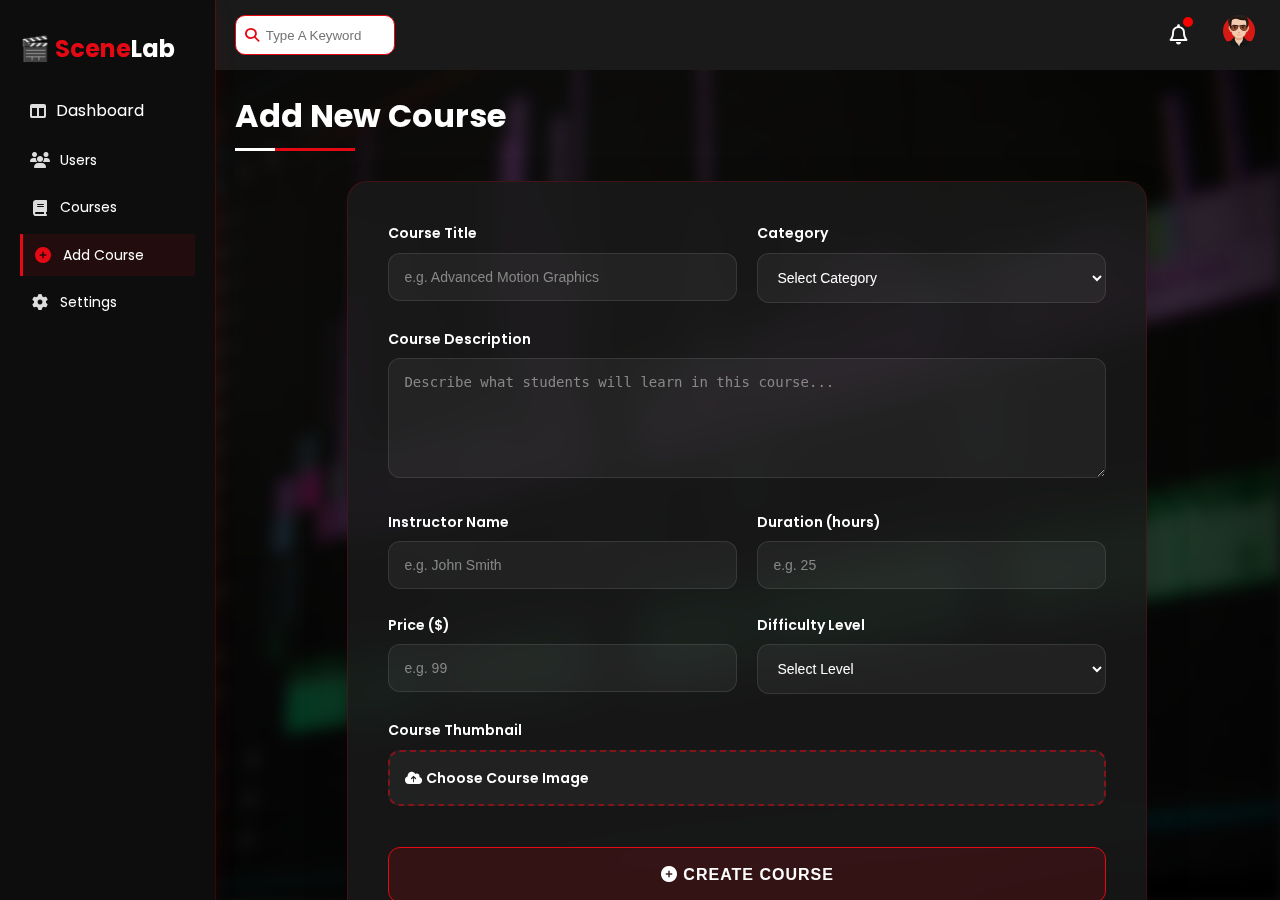
<file: addcourse.html>
<!DOCTYPE html>
<html lang="en">

<head>
    <meta charset="UTF-8" />
    <meta name="viewport" content="width=device-width, initial-scale=1.0" />
    <title>Add Course | SceneLab</title>
    <!-- Framework Utilities -->
    <link rel="stylesheet" href="css/framework.css" />
    <!-- Custom Dashboard Styling -->
    <link rel="stylesheet" href="css/dashboard-admin.css" />
    <link rel="stylesheet" href="css/add-course.css" />
    <!-- Google Fonts -->
    <link href="https://fonts.googleapis.com/css2?family=Poppins:wght@400;600;700&display=swap" rel="stylesheet" />
    <!-- Font Awesome -->
    <link rel="stylesheet" href="css/all.min.css" />
</head>

<body>
    <div class="page d-flex">
        <div class="sidebar bg-main p-20 p-relative shadow">
            <h2 class="text-center mb-20 mt-10 hide-mobile">🎬 <span class="text-primary">Scene</span>Lab</h2>
            <ul>
                <li>
                    <a href="dashboard-admin.html" class=" text-secondary p-10 transition d-flex align-center rad-6">
                        <i class="fas fa-columns"></i> <span class="hide-mobile">Dashboard</span>
                    </a>
                </li>
                <li>
                    <a href="users.html" class="text-secondary p-10 transition sidebar-link d-flex align-center ">
                        <i class="fas fa-users fa-fw"></i> <span class="hide-mobile fs-14">Users</span>
                    </a>
                </li>
                <li>
                    <a href="courses.html" class="text-secondary p-10 transition sidebar-link d-flex align-center ">
                        <i class="fas fa-book fa-fw"></i> <span class="hide-mobile fs-14">Courses</span>
                    </a>
                </li>
                <li>
                    <a href="addcourse.html"
                        class="active text-secondary p-10 transition sidebar-link d-flex align-center ">
                        <i class="fas fa-plus-circle fa-fw"></i> <span class="hide-mobile fs-14">Add Course</span>
                    </a>
                </li>
                <li>
                    <a href="setting.html" class="text-secondary p-10 transition sidebar-link d-flex align-center ">
                        <i class="fas fa-cog fa-fw"></i> <span class="hide-mobile fs-14">Settings</span>
                    </a>
                </li>
            </ul>
        </div>
        <div class="content w-full ">
            <!-- Start head -->
            <div class="head bg-secondary flex-between p-15 ">
                <div class="search p-relative">
                    <input class="rad-10 transition" type="search" placeholder="Type A Keyword" name="search">
                </div>
                <div class="icon d-flex align-center">
                    <span class="notification p-relative">
                        <i class="fa-regular fa-bell fa-lg"></i>
                    </span>
                    <div class="avatar-wrapper">
                        <div class="image">
                            <img decoding="async" src="images/avatar-06.png" alt="" loading="lazy">
                        </div>
                        <div class="menu">
                            <ul class="links">
                                <li><a href="index.html"><i class="fas fa-home"></i> Home</a>
                                </li>
                                <li><a href="logout.html"><i class="fas fa-sign-out-alt"></i> Log Out</a></li>
                            </ul>
                        </div>
                    </div>
                </div>
            </div>
            <!-- End head -->
            <h1 class="p-relative page-title">Add New Course</h1>
            <!-- Form Container -->
            <div class="background"></div>
            <div class="form-container d-flex justify-center">
                <!-- Form Card -->
                <div class="form-card w-full rad-20">
                    <form id="courseForm" action="">
                        <div class="form-row">
                            <div class="form-group">
                                <label for="title">Course Title</label>
                                <input type="text" class="form-input" id="title" name="title"
                                    placeholder="e.g. Advanced Motion Graphics" required />
                            </div>

                            <div class="form-group">
                                <label for="category">Category</label>
                                <select class="form-select" id="category" name="category" required>
                                    <option value="">Select Category</option>
                                    <option value="motion-design">Motion Design</option>
                                    <option value="video-editing">Video Editing</option>
                                    <option value="3d-animation">3D Animation</option>
                                    <option value="visual-effects">Visual Effects</option>
                                    <option value="cinematography">Cinematography</option>
                                </select>
                            </div>
                        </div>

                        <div class="form-group form-row-full">
                            <label for="description">Course Description</label>
                            <textarea class="form-textarea" id="description" name="description"
                                placeholder="Describe what students will learn in this course..." required></textarea>
                        </div>

                        <div class="form-row">
                            <div class="form-group">
                                <label for="instructor">Instructor Name</label>
                                <input type="text" class="form-input" id="instructor" name="instructor"
                                    placeholder="e.g. John Smith" required />
                            </div>

                            <div class="form-group">
                                <label for="duration">Duration (hours)</label>
                                <input type="number" class="form-input" id="duration" name="duration"
                                    placeholder="e.g. 25" min="1" required />
                            </div>
                        </div>

                        <div class="form-row">
                            <div class="form-group">
                                <label for="price">Price ($)</label>
                                <input type="number" class="form-input" id="price" name="price" placeholder="e.g. 99"
                                    min="0" step="0.01" required />
                            </div>

                            <div class="form-group">
                                <label for="difficulty">Difficulty Level</label>
                                <select class="form-select" id="difficulty" name="difficulty" required>
                                    <option value="">Select Level</option>
                                    <option value="beginner">Beginner</option>
                                    <option value="intermediate">Intermediate</option>
                                    <option value="advanced">Advanced</option>
                                </select>
                            </div>
                        </div>

                        <div class="form-group form-row-full">
                            <label for="thumbnail">Course Thumbnail</label>
                            <div class="file-input-wrapper">
                                <input type="file" id="thumbnail" name="thumbnail" class="file-input"
                                    accept="image/jpeg,image/png,image/webp" />
                                <label for="thumbnail" class="file-input-label">
                                    <i class="fas fa-cloud-upload-alt"></i>
                                    <span>Choose Course Image</span>
                                </label>
                            </div>
                        </div>
                        <button type="submit" class="btn-glass btn">
                            <i class="fas fa-plus-circle"></i>
                            Create Course
                        </button>
                    </form>
                </div>
            </div>
        </div>
    </div>
</body>

</html>
</file>
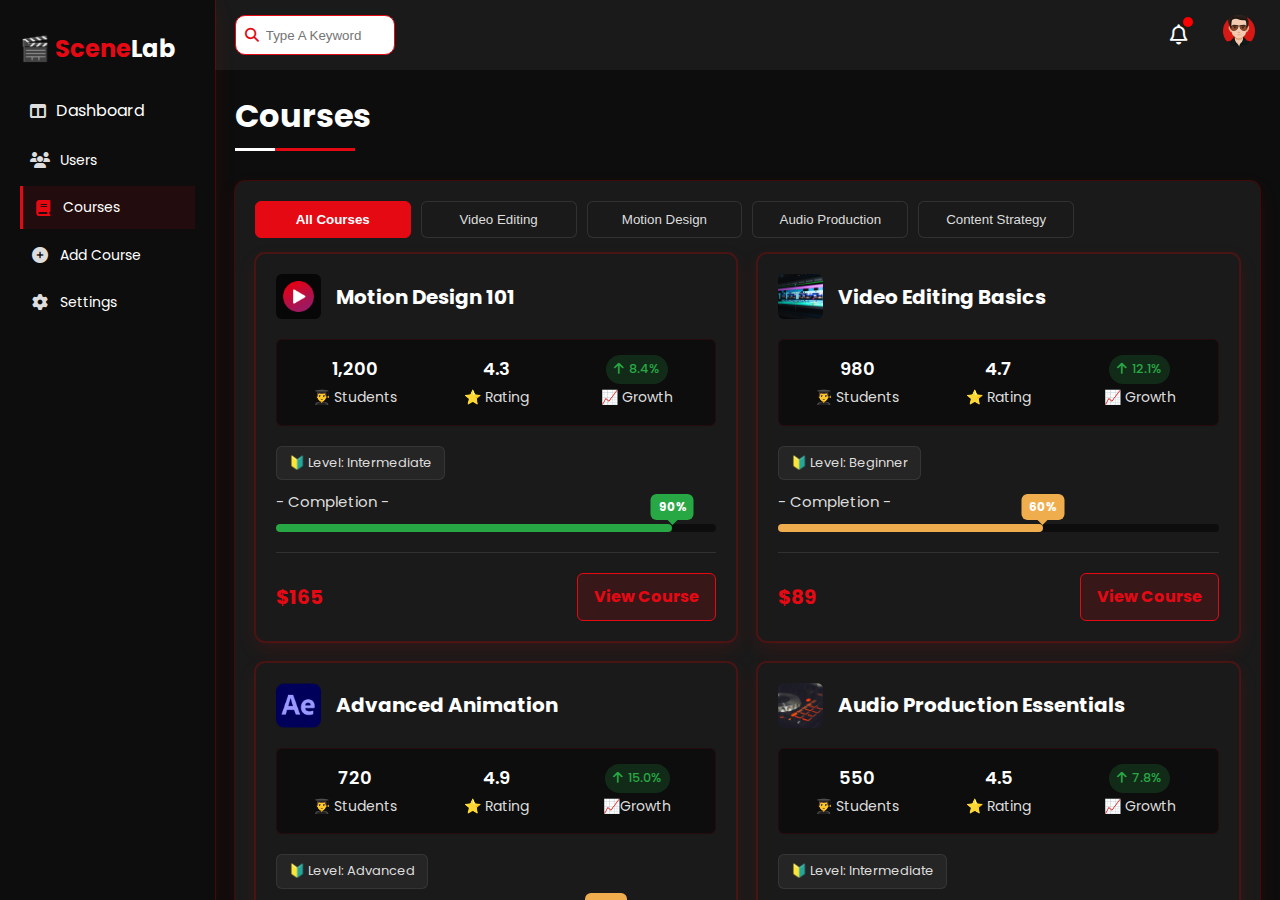
<file: courses.html>
<!DOCTYPE html>
<html lang="en">

<head>
    <meta charset="UTF-8" />
    <meta name="viewport" content="width=device-width, initial-scale=1.0" />
    <title>Courses | SceneLab</title>
    <!-- Framework Utilities -->
    <link rel="stylesheet" href="css/framework.css" />
    <!-- Custom Dashboard Styling -->
    <link rel="stylesheet" href="css/dashboard-admin.css" />
    <link rel="stylesheet" href="css/courses.css" />
    <!-- Google Fonts -->
    <link href="https://fonts.googleapis.com/css2?family=Poppins:wght@400;600;700&display=swap" rel="stylesheet" />
    <!-- Font Awesome -->
    <link rel="stylesheet" href="css/all.min.css" />
</head>

<body>
    <div class="page d-flex">
        <div class="sidebar bg-main p-20 p-relative shadow">
            <h2 class="text-center mb-20 mt-10 hide-mobile">🎬 <span class="text-primary">Scene</span>Lab</h2>
            <ul>
                <li>
                    <a href="dashboard-admin.html" class=" text-secondary p-10 transition d-flex align-center rad-6">
                        <i class="fas fa-columns"></i> <span class="hide-mobile">Dashboard</span>
                    </a>
                </li>
                <li>
                    <a href="users.html" class="text-secondary p-10 transition sidebar-link d-flex align-center ">
                        <i class="fas fa-users fa-fw"></i> <span class="hide-mobile fs-14">Users</span>
                    </a>
                </li>
                <li>
                    <a href="courses.html"
                        class="active text-secondary p-10 transition sidebar-link d-flex align-center ">
                        <i class="fas fa-book fa-fw"></i> <span class="hide-mobile fs-14">Courses</span>
                    </a>
                </li>
                <li>
                    <a href="addcourse.html" class="text-secondary p-10 transition sidebar-link d-flex align-center ">
                        <i class="fas fa-plus-circle fa-fw"></i> <span class="hide-mobile fs-14">Add Course</span>
                    </a>
                </li>
                <li>
                    <a href="setting.html" class="text-secondary p-10 transition sidebar-link d-flex align-center ">
                        <i class="fas fa-cog fa-fw"></i> <span class="hide-mobile fs-14">Settings</span>
                    </a>
                </li>
            </ul>
        </div>
        <div class="content w-full ">
            <!-- Start head -->
            <div class="head bg-secondary flex-between p-15 ">
                <div class="search p-relative">
                    <input class="rad-10 transition" type="search" placeholder="Type A Keyword" name="search">
                </div>
                <div class="icon d-flex align-center">
                    <span class="notification p-relative">
                        <i class="fa-regular fa-bell fa-lg"></i>
                    </span>
                    <div class="avatar-wrapper">
                        <div class="image">
                            <img decoding="async" src="images/avatar-06.png" alt="" loading="lazy">
                        </div>
                        <div class="menu">
                            <ul class="links">
                                <li><a href="index.html"><i class="fas fa-home"></i> Home</a>
                                </li>
                                <li><a href="logout.html"><i class="fas fa-sign-out-alt"></i> Log Out</a></li>
                            </ul>
                        </div>
                    </div>
                </div>
            </div>
            <!-- End head -->
            <h1 class="p-relative">Courses</h1>

            <!-- Course Card -->
            <div class="course-analytics bg-secondary p-20 rad-10 shadow m-20">
                <div class="filter-tabs mb-15 d-grid grid-150 gap-10 transition">
                    <button class="filter-tab active">All Courses</button>
                    <button class="filter-tab">Video Editing</button>
                    <button class="filter-tab">Motion Design</button>
                    <button class="filter-tab">Audio Production</button>
                    <button class="filter-tab">Content Strategy</button>
                </div>
                <div class="courses-grid d-grid grid-450 gap-20">

                    <!-- Course Card 1 -->
                    <div class="course-card bg-secondary rad-10 p-20 shadow transition p-relative slideInUp">
                        <div class="course-info d-flex align-center gap-15 mb-15 ">
                            <img src="images/courses/motion.png" alt="Motion Design"
                                class="course-thumb rad-6 bg-secondary" />
                            <h3 class="fs-20 text-white fw-bold">Motion Design 101</h3>
                        </div>
                        <div class="course-stats d-grid gap-15 p-15 bg-main rad-6">
                            <div class="stat">
                                <span class="stat-value">1,200</span>
                                <span class="stat-label">👨‍🎓 Students</span>
                            </div>
                            <div class="stat">
                                <span class="stat-value">4.3</span>
                                <span class="stat-label">⭐ Rating</span>
                            </div>
                            <div class="stat">
                                <span class="stat-value growth-indicator">
                                    <i class="fas fa-arrow-up"></i> 8.4%
                                </span>
                                <span class="stat-label">📈 Growth</span>
                            </div>
                        </div>
                        <div class="course-level text-secondary fs-13 mb-10">
                            🔰 Level: Intermediate
                        </div>
                        <div class="mb-10">
                            <span class="completion text-secondary fs-15 d-block mb-10">- Completion -</span>
                            <div class="progress h-8">
                                <span class="progress-bar bg-success d-block w-90p"></span>
                                <span class="progress-label label-green" style="left: 90%;">90%</span>
                            </div>
                        </div>
                        <div class="course-footer flex-between align-center mt-20 pt-20 border-top">
                            <span class="price">$165</span>
                            <a href="#" class="btn-glass">View Course</a>
                        </div>
                    </div>
                    <!-- Course Card 2 -->
                    <div class="course-card bg-secondary rad-10 p-20 shadow transition p-relative slideInUp">
                        <div class="course-info d-flex align-center gap-15 mb-15">
                            <img src="images/courses/editing.jpg" alt="Video Editing"
                                class="course-thumb rad-6 bg-secondary" />
                            <h3 class="fs-20 text-white fw-bold">Video Editing Basics</h3>
                        </div>
                        <div class="course-stats d-grid gap-15 p-15 bg-main rad-6">
                            <div class="stat"><span class="stat-value">980</span><span class="stat-label">👨‍🎓
                                    Students</span></div>
                            <div class="stat"><span class="stat-value">4.7</span><span class="stat-label">⭐
                                    Rating</span></div>
                            <div class="stat"><span class="stat-value growth-indicator"><i class="fas fa-arrow-up"></i>
                                    12.1%</span><span class="stat-label">📈 Growth</span></div>
                        </div>
                        <div class="course-level text-secondary fs-13 mb-10">🔰 Level: Beginner</div>
                        <div class="mb-10">
                            <span class="completion text-secondary fs-15 d-block mb-10">- Completion -</span>
                            <div class="progress h-8"><span class="progress-bar bg-orange d-block w-60p"></span><span
                                    class="progress-label label-orange" style="left: 60%;">60%</span></div>
                        </div>
                        <div class="course-footer flex-between align-center mt-20 pt-20 border-top">
                            <span class="price">$89</span><a href="#" class="btn-glass">View Course</a>
                        </div>
                    </div>

                    <!-- Course Card 3 -->
                    <div class="course-card bg-secondary rad-10 p-20 shadow transition p-relative slideInUp">
                        <div class="course-info d-flex align-center gap-15 mb-15">
                            <img src="images/courses/after-effects.png" alt="Animation"
                                class="course-thumb rad-6 bg-secondary" />
                            <h3 class="fs-20 text-white fw-bold">Advanced Animation</h3>
                        </div>
                        <div class="course-stats d-grid gap-15 p-15 bg-main rad-6">
                            <div class="stat"><span class="stat-value">720</span><span class="stat-label">👨‍🎓
                                    Students</span></div>
                            <div class="stat"><span class="stat-value">4.9</span><span class="stat-label">⭐
                                    Rating</span></div>
                            <div class="stat"><span class="stat-value growth-indicator"><i class="fas fa-arrow-up"></i>
                                    15.0%</span><span class="stat-label"> 📈Growth</span></div>
                        </div>
                        <div class="course-level text-secondary fs-13 mb-10">🔰 Level: Advanced</div>
                        <div class=" mb-10">
                            <span class="completion text-secondary fs-15 d-block">- Completion -</span>
                            <div class="progress h-8"><span class="progress-bar bg-orange d-block w-75p"></span><span
                                    class="progress-label label-orange" style="left: 75%;">75%</span></div>
                        </div>
                        <div class="course-footer flex-between align-center mt-20 pt-20 border-top">
                            <span class="price">$199</span><a href="#" class="btn-glass">View Course</a>
                        </div>
                    </div>

                    <!-- Course Card 4 -->
                    <div class="course-card bg-secondary rad-10 p-20 shadow transition p-relative slideInUp">
                        <div class="course-info d-flex align-center gap-15 mb-15">
                            <img src="images/courses/audio.jpg" alt="Audio Production"
                                class="course-thumb rad-6 bg-secondary" />
                            <h3 class="fs-20 text-white fw-bold">Audio Production Essentials</h3>
                        </div>
                        <div class="course-stats d-grid gap-15 p-15 bg-main rad-6">
                            <div class="stat"><span class="stat-value">550</span><span class="stat-label">👨‍🎓
                                    Students</span></div>
                            <div class="stat"><span class="stat-value">4.5</span><span class="stat-label">⭐
                                    Rating</span></div>
                            <div class="stat"><span class="stat-value growth-indicator"><i class="fas fa-arrow-up"></i>
                                    7.8%</span><span class="stat-label">📈 Growth</span></div>
                        </div>
                        <div class="course-level text-secondary fs-13 mb-10">🔰 Level: Intermediate</div>
                        <div class=" mb-10">
                            <span class="completion text-secondary fs-15 d-block mb-10">- Completion -</span>
                            <div class="progress h-8"><span class="progress-bar bg-primary d-block w-40p"></span><span
                                    class="progress-label label-red" style="left: 40%;">40%</span></div>
                        </div>
                        <div class="course-footer flex-between align-center mt-20 pt-20 border-top">
                            <span class="price">$129</span><a href="#" class="btn-glass">View Course</a>
                        </div>
                    </div>

                    <!-- Course Card 5 -->
                    <div class="course-card bg-secondary rad-10 p-20 shadow transition p-relative slideInUp">
                        <div class="course-info d-flex align-center gap-15 mb-15">
                            <img src="images/courses/shot.jpg" alt="Storytelling"
                                class="course-thumb rad-6 bg-secondary" />
                            <h3 class="fs-20 text-white fw-bold">Visual Storytelling</h3>
                        </div>
                        <div class="course-stats d-grid gap-15 p-15 bg-main rad-6">
                            <div class="stat"><span class="stat-value">680</span><span class="stat-label">👨‍🎓
                                    Students</span></div>
                            <div class="stat"><span class="stat-value">4.4</span><span class="stat-label">⭐
                                    Rating</span></div>
                            <div class="stat"><span class="stat-value growth-indicator"><i class="fas fa-arrow-up"></i>
                                    6.3%</span><span class="stat-label">📈 Growth</span></div>
                        </div>
                        <div class="course-level text-secondary fs-13 mb-10">🔰 Level: Beginner</div>
                        <div class=" mb-10">
                            <span class="completion text-secondary fs-15 d-block mb-10">- Completion -</span>
                            <div class="progress h-8"><span class="progress-bar bg-success d-block w-85p"></span><span
                                    class="progress-label label-green" style="left: 85%;">85%</span></div>
                        </div>
                        <div class="course-footer flex-between align-center mt-20 pt-20 border-top">
                            <span class="price">$99</span><a href="#" class="btn-glass">View Course</a>
                        </div>
                    </div>

                    <!-- Course Card 6 -->
                    <div class="course-card bg-secondary rad-10 p-20 shadow transition p-relative slideInUp">
                        <div class="course-info d-flex align-center gap-15 mb-15">
                            <img src="images/courses/Color-Grading.jpg" alt="Color Grading"
                                class="course-thumb rad-6 bg-secondary" />
                            <h3 class="fs-20 text-white fw-bold">Color Grading Masterclass</h3>
                        </div>
                        <div class="course-stats d-grid gap-15 p-15 bg-main rad-6">
                            <div class="stat"><span class="stat-value">840</span><span class="stat-label">👨‍🎓
                                    Students</span></div>
                            <div class="stat"><span class="stat-value">4.8</span><span class="stat-label">⭐
                                    Rating</span></div>
                            <div class="stat"><span class="stat-value growth-indicator"><i class="fas fa-arrow-up"></i>
                                    9.1%</span><span class="stat-label">📈 Growth</span></div>
                        </div>
                        <div class="course-level text-secondary fs-13 mb-10">🔰 Level: Advanced</div>
                        <div class=" mb-10">
                            <span class="completion text-secondary fs-15 d-block mb-10">- Completion -</span>
                            <div class="progress h-8"><span class="progress-bar bg-orange d-block w-65p"></span><span
                                    class="progress-label label-orange" style="left: 65%;">65%</span></div>
                        </div>
                        <div class="course-footer flex-between align-center mt-20 pt-20 border-top">
                            <span class="price">$175</span><a href="#" class="btn-glass">View Course</a>
                        </div>
                    </div>
                    <!-- Course Card 6 -->
                    <div class="course-card bg-secondary rad-10 p-20 shadow transition p-relative slideInUp">
                        <div class="course-info d-flex align-center gap-15 mb-15">
                            <img src="images/courses/cinematic-light.jpg" alt="Cinematic Lighting"
                                class="course-thumb rad-6 bg-secondary" />
                            <h3 class="fs-20 text-white fw-bold">Cinematic Lighting</h3>
                        </div>
                        <div class="course-stats d-grid gap-15 p-15 bg-main rad-6">
                            <div class="stat"><span class="stat-value">1,050</span><span class="stat-label">👨‍🎓
                                    Students</span></div>
                            <div class="stat"><span class="stat-value">4.6</span><span class="stat-label">⭐
                                    Rating</span></div>
                            <div class="stat"><span class="stat-value growth-indicator"><i class="fas fa-arrow-up"></i>
                                    11.4%</span><span class="stat-label">📈 Growth</span></div>
                        </div>
                        <div class="course-level text-secondary fs-13 mb-10">🔰 Level: Intermediate</div>
                        <div class=" mb-10">
                            <span class="completion text-secondary fs-15 d-block mb-10">- Completion -</span>
                            <div class="progress h-8"><span class="progress-bar bg-success d-block w-99p"></span><span
                                    class="progress-label label-green" style="left: 99%;">99%</span></div>
                        </div>
                        <div class="course-footer flex-between align-center mt-20 pt-20 border-top">
                            <span class="price">$190</span><a href="#" class="btn-glass">View Course</a>
                        </div>
                    </div>

                </div>
            </div>
        </div>
    </div>
</body>

</html>
</file>
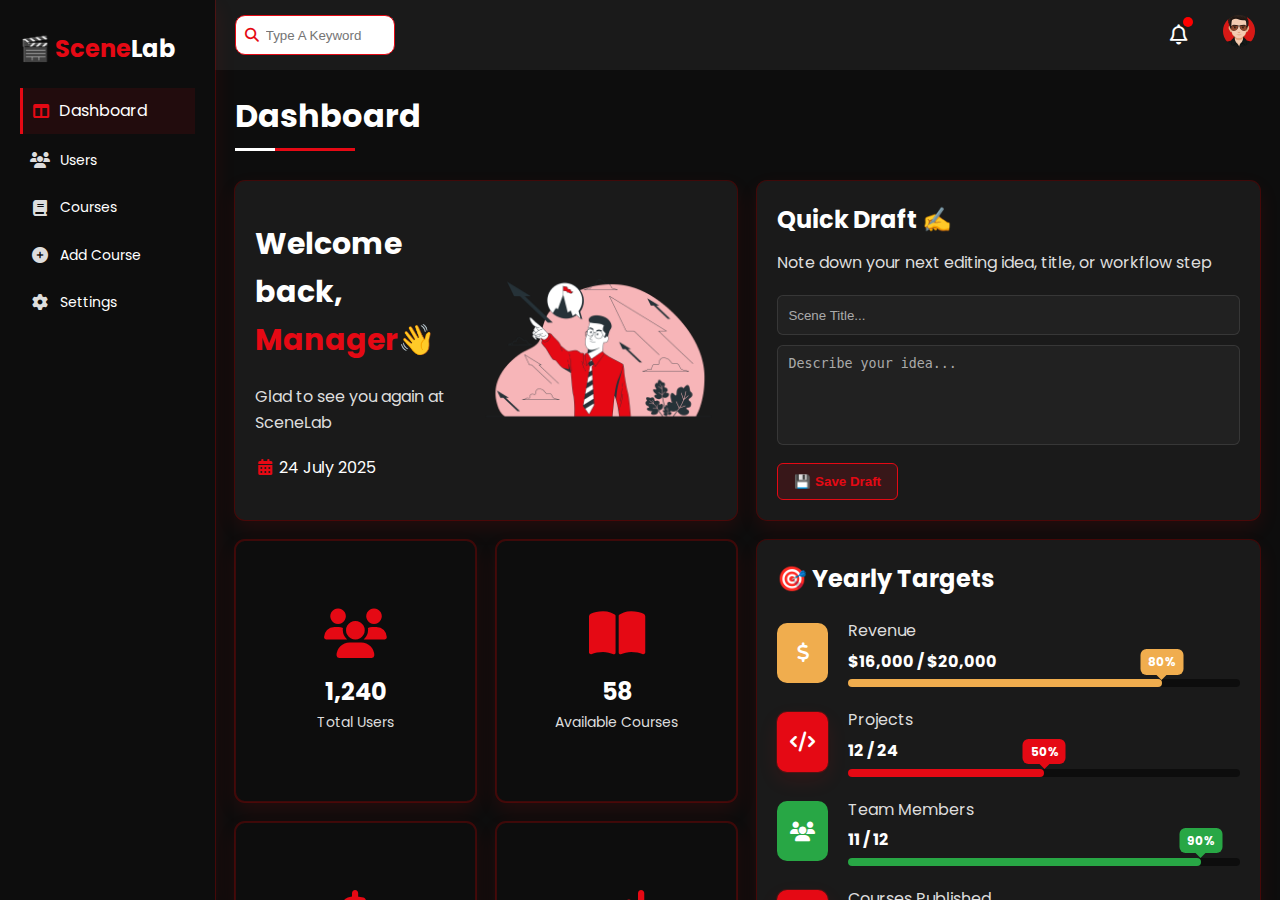
<file: dashboard-admin.html>
<!DOCTYPE html>
<html lang="en">

<head>
    <meta charset="UTF-8" />
    <meta name="viewport" content="width=device-width, initial-scale=1.0" />
    <title>Admin Dashboard | SceneLab</title>
    <!-- Framework Utilities -->
    <link rel="stylesheet" href="css/framework.css" />
    <!-- Custom Dashboard Styling -->
    <link rel="stylesheet" href="css/dashboard-admin.css" />
    <!-- Google Fonts -->
    <link href="https://fonts.googleapis.com/css2?family=Poppins:wght@400;600;700&display=swap" rel="stylesheet" />
    <!-- Font Awesome -->
    <link rel="stylesheet" href="css/all.min.css" />
</head>

<body>
    <div class="page d-flex">
        <div class="sidebar bg-main p-20 p-relative shadow">
            <h2 class="text-center mb-20 mt-10 hide-mobile">🎬 <span class="text-primary">Scene</span>Lab</h2>
            <ul>
                <li>
                    <a href="dashboard-admin.html"
                        class="active text-secondary p-10 transition d-flex align-center rad-6">
                        <i class="fas fa-columns"></i> <span class="hide-mobile">Dashboard</span>
                    </a>
                </li>
                <li>
                    <a href="users.html" class="text-secondary p-10 transition sidebar-link d-flex align-center ">
                        <i class="fas fa-users fa-fw"></i> <span class="hide-mobile fs-14">Users</span>
                    </a>
                </li>
                <li>
                    <a href="courses.html" class="text-secondary p-10 transition sidebar-link d-flex align-center ">
                        <i class="fas fa-book fa-fw"></i> <span class="hide-mobile fs-14">Courses</span>
                    </a>
                </li>
                <li>
                    <a href="addcourse.html" class="text-secondary p-10 transition sidebar-link d-flex align-center ">
                        <i class="fas fa-plus-circle fa-fw"></i> <span class="hide-mobile fs-14">Add Course</span>
                    </a>
                </li>
                <li>
                    <a href="setting.html" class="text-secondary p-10 transition sidebar-link d-flex align-center ">
                        <i class="fas fa-cog fa-fw"></i> <span class="hide-mobile fs-14">Settings</span>
                    </a>
                </li>
            </ul>
        </div>
        <div class="content w-full ">
            <!-- Start head -->
            <div class="head bg-secondary flex-between p-15 ">
                <div class="search p-relative">
                    <input class="rad-10 transition" type="search" placeholder="Type A Keyword" name="search">
                </div>
                <div class="icon d-flex align-center">
                    <span class="notification p-relative">
                        <i class="fa-regular fa-bell fa-lg"></i>
                    </span>
                    <div class="avatar-wrapper">
                        <div class="image">
                            <img decoding="async" src="images/avatar-06.png" alt="" loading="lazy">
                        </div>
                        <div class="menu">
                            <ul class="links">
                                <li><a href="index.html"><i class="fas fa-home"></i> Home</a>
                                </li>
                                <li><a href="logout.html"><i class="fas fa-sign-out-alt"></i> Log Out</a></li>
                            </ul>
                        </div>
                    </div>
                </div>
            </div>
            <!-- End head -->
            <h1 class="p-relative">Dashboard</h1>
            <div class="wrapper d-grid gap-20 mr-20 ml-20 ">
                <!-- Start Welcome Widget -->
                <div class="welcome bg-secondary p-20 rad-10 txt-c-mobile block-mobile flex-between shadow slideInUp">
                    <div class="intro d-flex flex-column space-between gap-20">
                        <h2 class="fs-30">Welcome back, <span class="text-primary d-block">Manager👋</span> </h2>
                        <p class="text-secondary"> Glad to see you again at SceneLab</p>
                        <span><i class="fas fa-calendar-alt fa-fw text-primary"></i> 24 July 2025</span>
                    </div>
                    <div class="image">
                        <img src="images/Leader-bro.png" alt="Admin Avatar" class="admin-avatar" />
                    </div>
                </div>
                <!-- End Welcome Widget -->
                <!-- Start quick-draft Widget -->
                <div class="quick-draft bg-secondary rad-10 p-20 shadow slideInUp ">
                    <h2 class="text-white  mb-10 mt-0">Quick Draft ✍️</h2>
                    <p class="text-secondary mb-20">Note down your next editing idea, title, or workflow step</p>

                    <form>
                        <input type="text" placeholder="Scene Title..." class="input w-full mb-10" />
                        <textarea placeholder="Describe your idea..."
                            class="textarea full-width w-full mb-10"></textarea>
                        <button type="submit" class="btn btn-glass">💾 Save Draft</button>
                    </form>
                </div>
                <!-- End quick-draft Widget -->
                <!-- Start Stats Widget -->
                <div class="stats d-grid gap-20 slideInUp">
                    <div class="stat-box bg-main p-20 rad-10 shadow transition">
                        <div class="mb-15"><i class="fas fa-users fa-2x text-primary"></i></div>
                        <h3 class="fs-24 text-white  fw-bold">1,240</h3>
                        <p class="fs-14 text-secondary mt-5">Total Users</p>
                    </div>
                    <div class="stat-box bg-main p-20 rad-10 txt-c shadow transition">
                        <div class="mb-15"><i class="fas fa-book-open fa-2x text-primary mb-10"></i></div>
                        <h3 class="fs-24 text-white  fw-bold">58</h3>
                        <p class="fs-14 text-secondary mt-5">Available Courses</p>
                    </div>
                    <div class="stat-box bg-main p-20 rad-10 txt-c shadow transition">
                        <div class="mb-15"><i class="fas fa-dollar-sign fa-2x text-primary mb-10"></i></div>
                        <h3 class="fs-24 text-white  fw-bold">$12,750</h3>
                        <p class="fs-14 text-secondary mt-5">Monthly Revenue</p>
                    </div>
                    <div class="stat-box bg-main p-20 rad-10 txt-c shadow transition">
                        <div class="mb-15"><i class="fas fa-signal fa-2x text-primary mb-10"></i></div>
                        <h3 class="fs-24 text-white  fw-bold">94</h3>
                        <p class="fs-14 text-secondary mt-5">Active Sessions</p>
                    </div>
                </div>
                <!-- End Stats Widget -->
                <!-- Start Yearly Target Widget -->
                <div class="yearly-targets bg-secondary p-20 rad-10 slideInUp shadow">
                    <h2 class="text-white  mb-20 mt-0">🎯 Yearly Targets</h2>

                    <!-- Revenue Target -->
                    <div class="target-box d-flex align-center gap-20 mb-20">
                        <div class="icon bg-orange text-white rad-10 d-flex flex-center w-60 h-60">
                            <i class="fas fa-dollar-sign fa-lg"></i>
                        </div>
                        <div class="w-full">
                            <p class="text-secondary mb-5">Revenue</p>
                            <p class="text-white  fw-bold mb-5">$16,000 / $20,000</p>
                            <div class="progress h-8">
                                <span class="progress-bar bg-orange d-block w-80p"></span>
                                <span class="progress-label label-orange" style="left: 80%;">80%</span>
                            </div>
                        </div>
                    </div>

                    <!-- Projects Target -->
                    <div class="target-box d-flex align-center gap-20 mb-20 ">
                        <div class="icon bg-primary text-white rad-10 d-flex flex-center w-60 h-60 shadow">
                            <i class="fas fa-code fa-lg"></i>
                        </div>
                        <div class="w-full">
                            <p class="text-secondary mb-5">Projects</p>
                            <p class="text-white  fw-bold mb-5">12 / 24</p>
                            <div class="progress h-8">
                                <span class="progress-bar d-block w-50p bg-primary"></span>
                                <span class="progress-label label-red" style="left: 50%;">50%</span>
                            </div>
                        </div>
                    </div>


                    <!-- Team Target -->
                    <div class="target-box d-flex align-center gap-20 mb-20">
                        <div class="icon bg-success text-white rad-10 d-flex flex-center w-60 h-60">
                            <i class="fas fa-users fa-lg"></i>
                        </div>
                        <div class="w-full">
                            <p class="text-secondary mb-5">Team Members</p>
                            <p class="text-white  fw-bold mb-5">11 / 12</p>
                            <div class="progress h-8">
                                <span class="progress-bar d-block w-90p bg-success"></span>
                                <span class="progress-label label-green" style="left: 90%;">90%</span>
                            </div>
                        </div>
                    </div>
                    <!-- Course Published -->
                    <div class="target-box d-flex align-center gap-20 mb-20">
                        <div class="icon bg-primary text-white rad-10 d-flex flex-center w-60 h-60 shadow">
                            <i class="fas fa-video fa-lg"></i>
                        </div>
                        <div class="w-full">
                            <p class="text-secondary mb-5">Courses Published</p>
                            <p class="text-white fw-bold mb-5">18 / 30</p>
                            <div class="progress h-8">
                                <span class="progress-bar d-block w-60p bg-primary"></span>
                                <span class="progress-label label-red" style="left: 60%;">60%</span>
                            </div>
                        </div>
                    </div>

                    <!-- Ad Campaigns Reached -->
                    <div class="target-box d-flex align-center gap-20 mb-20">
                        <div class="icon bg-success text-white rad-10 d-flex flex-center w-60 h-60 shadow">
                            <i class="fas fa-bullhorn fa-lg"></i>
                        </div>
                        <div class="w-full">
                            <p class="text-secondary mb-5">Ad Campaigns Reached</p>
                            <p class="text-white fw-bold mb-5">58,000 / 60,000</p>
                            <div class="progress h-8">
                                <span class="progress-bar d-block w-95p bg-success"></span>
                                <span class="progress-label label-green bg-success" style="left: 95%;">95%</span>
                            </div>
                        </div>
                    </div>

                </div>
                <!-- End Yearly Target Widget -->

                <!-- Start Cuorse Analytics-->
                <div class="course-analytics bg-secondary p-20 rad-10 shadow slideInUp">
                    <h2 class="text-white mb-20">
                        <i class="fas fa-chart-line text-primary mr-10"></i> Course Analytics
                    </h2>

                    <div class="courses-grid d-grid grid-350 gap-20">

                        <!-- Course Card 1 -->
                        <div class="course-card bg-main rad-10 p-20 shadow transition p-relative">
                            <div class="d-flex align-center gap-15 mb-15">
                                <img src="images/courses/motion.png" alt="Motion Design"
                                    class="course-thumb rad-6 bg-secondary" />
                                <h3 class="fs-16 text-white fw-bold">Motion Design 101</h3>
                            </div>

                            <div class="mb-10 d-flex justify-between">
                                <span class="text-secondary fs-15">👨‍🎓 Students</span>
                                <span class="text-white fw-bold fs-15 mb-5">1,200</span>
                            </div>

                            <div class="mb-10">
                                <span class="text-secondary fs-15 d-block mb-10 completion ">🧠 Completion</span>
                                <div class="progress h-8">
                                    <span class="progress-bar bg-success d-block w-90p"></span>
                                    <span class="progress-label label-green" style="left: 90%;">90%</span>
                                </div>
                            </div>

                            <div class="mb-10 d-flex justify-between align-center">
                                <span class="text-secondary fs-13">⭐ Rating</span>
                                <span class="text-white fs-13">★★★★☆ <span
                                        class="text-secondary fs-12">(4.3)</span></span>
                            </div>

                            <div class="d-flex justify-between align-center mt-10">
                                <span class="text-secondary fs-13">📈 Growth</span>
                                <span class="text-success fw-bold fs-13 c-success">▲ 8.4%</span>
                            </div>
                        </div>
                        <!-- Course Card 2 -->
                        <div class="course-card bg-main rad-10 p-20 shadow transition p-relative">
                            <div class="d-flex align-center gap-15 mb-15">
                                <img src="images/courses/after-effects.png" alt="After Effects" class="course-thumb" />
                                <h3 class="fs-16 text-white fw-bold">After Effects Mastery</h3>
                            </div>
                            <div class="mb-10 d-flex justify-between">
                                <span class="text-secondary fs-15">👨‍🎓 Students</span>
                                <span class="text-white fw-bold fs-15 mb-5">950</span>
                            </div>
                            <div class="mb-10">
                                <span class="text-secondary fs-15 d-block mb-10 completion">🧠 Completion</span>
                                <div class="progress h-8">
                                    <span class="progress-bar d-block w-50p" style="background-color: #f0ad4e;"></span>
                                    <span class="progress-label label-orange" style="left: 50%;">50%</span>
                                </div>
                            </div>
                            <div class="mb-10 d-flex justify-between align-center">
                                <span class="text-secondary fs-13">⭐ Rating</span>
                                <span class="text-white fs-13">★★★★★ <span
                                        class="text-secondary fs-12">(4.9)</span></span>
                            </div>
                            <div class="d-flex justify-between align-center mt-10">
                                <span class="text-secondary fs-13">📈 Growth</span>
                                <span class="text-success fw-bold fs-13 c-success">▲ 12.1%</span>
                            </div>
                        </div>

                    </div>
                </div>
                <!-- End Cuorse Analytics-->

                <!-- Start Latest Tasks Widget -->
                <div class="latest-tasks bg-secondary p-20 rad-10 slideInUp shadow">
                    <h2 class="text-white  mb-20 mt-0">📝 Latest Tasks</h2>

                    <!-- Task Item -->
                    <div class="task-row flex-between p-10 mb-15">
                        <label class="task-box d-flex align-center gap-10">
                            <input type="checkbox" class="checkbox" />
                            <div class="task-text">
                                <p class="text-white  fw-bold mb-10">Finalize Homepage Animation</p>
                                <p class="fs-14 text-secondary">Export Hero section as Lottie JSON</p>
                            </div>
                        </label>
                        <i class="fa-solid fa-trash delete-icon text-secondary transition"></i>
                    </div>
                    <!-- Optimize Export Settings -->
                    <div class="task-row flex-between p-10 mb-15">
                        <label class="task-box d-flex align-center gap-10">
                            <input type="checkbox" class="checkbox" />
                            <div class="task-text">
                                <p class="text-white fw-bold mb-10">Optimize Export Settings</p>
                                <p class="fs-14 text-secondary">Adjust bitrate and format for social media platforms</p>
                            </div>
                        </label>
                        <i class="fa-solid fa-trash delete-icon text-secondary transition"></i>
                    </div>

                    <div class="task-row flex-between p-10 mb-15">
                        <label class="task-box d-flex align-center gap-10">
                            <input type="checkbox" class="checkbox" />
                            <div class="task-text">
                                <p class="text-white fw-bold mb-10">Review Voiceover Timing</p>
                                <p class="fs-14 text-secondary">Sync narration with Scene 03 animations</p>
                            </div>
                        </label>
                        <i class="fa-solid fa-trash delete-icon text-secondary transition"></i>
                    </div>

                    <div class="task-row flex-between mb-15">
                        <label class="task-box d-flex align-center gap-10">
                            <input type="checkbox" class="checkbox" />
                            <div class="task-text">
                                <p class="text-white fw-bold mb-10">Record Figma UI Tutorial</p>
                                <p class="fs-14 text-secondary">Focus on component-based design</p>
                            </div>
                        </label>
                        <i class="fa-solid fa-trash delete-icon text-secondary transition"></i>
                    </div>

                    <div class="task-row flex-between mb-15">
                        <label class="task-box d-flex align-center gap-10">
                            <input type="checkbox" class="checkbox" />
                            <div class="task-text">
                                <p class="text-white fw-bold mb-10">Test Dashboard Responsiveness</p>
                                <p class="fs-14 text-secondary">Mobile layout, sidebar behavior</p>
                            </div>
                        </label>
                        <i class="fa-solid fa-trash delete-icon text-secondary transition"></i>
                    </div>

                    <div class="task-row flex-between">
                        <label class="task-box d-flex align-center gap-10">
                            <input type="checkbox" class="checkbox" />
                            <div class="task-text">
                                <p class="text-white  fw-bold mb-10">Sync Design System Colors</p>
                                <p class="fs-14 text-secondary">Match SceneLab theme across pages</p>
                            </div>
                        </label>
                        <i class="fa-solid fa-trash delete-icon text-secondary transition"></i>
                    </div>
                </div>
                <!-- End Latest Tasks Widget -->

                <!-- Start System Feature -->
                <div class="system-features bg-secondary p-20 rad-10 shadow ">
                    <h2 class="text-white mb-20">
                        <i class="fas fa-cogs text-primary mr-10"></i> System Features
                    </h2>

                    <div class="features d-grid grid-250 gap-20">

                        <!-- Feature 1 -->
                        <div class="feature-card bg-main rad-10 p-20 txt-c transition shadow">
                            <i class="fas fa-shield-alt fa-2x text-primary mb-10"></i>
                            <h3 class="fs-15 text-white mb-10">Secure Login</h3>
                            <p class="text-secondary fs-13">Multi-layer encryption ensures your data stays safe</p>
                        </div>

                        <!-- Feature 2 -->
                        <div class="feature-card bg-main rad-10 p-20 txt-c transition shadow">
                            <i class="fas fa-bolt fa-2x text-primary mb-10"></i>
                            <h3 class="fs-15 text-white mb-10">Lightning Performance</h3>
                            <p class="text-secondary fs-13">Optimized for speed even with large video assets</p>
                        </div>

                        <!-- Feature 3 -->
                        <div class="feature-card bg-main rad-10 p-20 txt-c transition shadow">
                            <i class="fas fa-users fa-2x text-primary mb-10"></i>
                            <h3 class="fs-15 text-white mb-10">Team Collaboration</h3>
                            <p class="text-secondary fs-13">Real-time access and comments on shared projects</p>
                        </div>

                        <!-- Feature 4 -->
                        <div class="feature-card bg-main rad-10 p-20 txt-c transition shadow">
                            <i class="fas fa-cloud-upload-alt fa-2x text-primary mb-10"></i>
                            <h3 class="fs-15 text-white mb-10">Cloud Sync</h3>
                            <p class="text-secondary fs-13">Never lose progress — autosave to cloud in real time</p>
                        </div>

                    </div>
                </div>

                <!-- End System Feature -->

                <!-- Start Recent Uploads -->
                <div class="latest-uploads bg-secondary p-20 rad-10 shadow">
                    <h2 class="text-white mb-20">
                        <i class="fas fa-file-upload text-primary mr-10"></i>Latest Uploads
                    </h2>
                    <!-- Start Upload Row -->
                    <div class="file-row flex-between mb-15 pb-10 border-bottom">
                        <div class="d-flex align-center gap-15">
                            <img src="images/icons/pdf.svg" class="file-icon w-50 h-50" />
                            <div>
                                <p class="text-white fw-bold fs-14 mb-5">my-file.pdf</p>
                                <p class="fs-13 text-secondary">Elzero</p>
                            </div>
                        </div>
                        <span class="badge bg-primary text-white fs-13 rad-6 p-5">2.9mb</span>
                    </div>

                    <div class="file-row flex-between mb-15 pb-10 border-bottom">
                        <div class="d-flex align-center gap-15">
                            <img src="images/icons/avi.svg" class="file-icon w-50 h-50" />
                            <div>
                                <p class="text-white fw-bold fs-14 mb-5">My-Video-File.avi</p>
                                <p class="fs-13 text-secondary">Admin</p>
                            </div>
                        </div>
                        <span class="badge bg-primary text-white fs-13 rad-6 p-5">4.9mb</span>
                    </div>

                    <div class="file-row flex-between mb-15 pb-10 border-bottom">
                        <div class="d-flex align-center gap-15">
                            <img src="images/icons/psd.svg" class="file-icon w-50 h-50" />
                            <div>
                                <p class="text-white fw-bold fs-14 mb-5">My-Psd-File.pdf</p>
                                <p class="fs-13 text-secondary">Osama</p>
                            </div>
                        </div>
                        <span class="badge bg-primary text-white fs-13 rad-6 p-5">4.5mb</span>
                    </div>

                    <div class="file-row flex-between mb-15 pb-10 border-bottom">
                        <div class="d-flex align-center gap-15">
                            <img src="images/icons/zip.svg" class="file-icon w-50 h-50" />
                            <div>
                                <p class="text-white fw-bold fs-14 mb-5">My-Zip-File.pdf</p>
                                <p class="fs-13 text-secondary">User</p>
                            </div>
                        </div>
                        <span class="badge bg-primary text-white fs-13 rad-6 p-5">8.9mb</span>
                    </div>

                    <div class="file-row flex-between">
                        <div class="d-flex align-center gap-15">
                            <img src="images/icons/eps.svg" class="file-icon w-50 h-50" />
                            <div>
                                <p class="text-white fw-bold fs-14 mb-5">My-Eps-File.pdf</p>
                                <p class="fs-13 text-secondary">Designer</p>
                            </div>
                        </div>
                        <span class="badge bg-primary text-white fs-13 rad-6 p-5">8.9mb</span>
                    </div>
                </div>
                <!-- End Recent Uploads -->

                <!-- Start Social Stats Widget -->
                <div class="social-media p-20 bg-secondary rad-10 p-relative shadow">
                    <h2 class="mt-0 mb-25">📢 Social Media Stats</h2>

                    <div
                        class="box x-twitter bg-main p-15 p-relative mb-10 flex-between align-center rad-6 shadow transition">
                        <div class="circle-icon shadow text-white w-50 h-50 flex-center rad-circle">
                            <i class="fa-brands fa-x-twitter fa-lg"></i>
                        </div>
                        <span class="text text-white fw-bold">90K Followers</span>
                        <a class="fs-13 btn-glass shadow rad-6" href="#">Follow</a>
                    </div>

                    <div class="box facebook p-15 p-relative mb-10 flex-between align-center rad-6 shadow transition">
                        <div class="circle-icon bg-facebook text-white w-50 h-50 flex-center rad-circle">
                            <i class="fa-brands fa-facebook-f fa-lg"></i>
                        </div>
                        <span class="text text-white fw-bold">2M Likes</span>
                        <a class="fs-13 btn-glass btn-facebook rad-6" href="#">Like</a>
                    </div>

                    <div class="box youtube p-15 p-relative mb-10 flex-between align-center rad-6 shadow transition">
                        <div class="circle-icon bg-youtube text-white w-50 h-50 flex-center rad-circle">
                            <i class="fa-brands fa-youtube fa-lg"></i>
                        </div>
                        <span class="text text-white fw-bold">1M Subs</span>
                        <a class="fs-13 btn-glass btn-red rad-6" href="#">Subscribe</a>
                    </div>

                    <div class="box linkedin p-15 p-relative mb-10 flex-between align-center rad-6 shadow transition">
                        <div class="circle-icon bg-linkedin text-white w-50 h-50 flex-center rad-circle">
                            <i class="fa-brands fa-linkedin fa-lg"></i>
                        </div>
                        <span class="text text-white fw-bold">70K Followers</span>
                        <a class="fs-13 btn-glass btn-linkedin rad-6" href="#">Follow</a>
                    </div>
                </div>
                <!--End Social Stats Widget  -->
            </div>
            <!-- Projects Table -->
            <div class="temp-table bg-secondary rad-12 p-20 m-20 shadow">
                <h2 class="section-title mb-25 text-white mt0">
                    <i class="fas fa-briefcase text-primary mr-10"></i> Projects Summary
                </h2>
                <div class="table-responsive">
                    <table class="projects-table w-full text-white fs-14">
                        <thead class="bg-main fs-15 p-20">
                            <tr>
                                <th>Project Name</th>
                                <th>Deadline</th>
                                <th>Client</th>
                                <th>Budget</th>
                                <th>Team</th>
                                <th>Progress</th>
                                <th>Status</th>
                            </tr>
                        </thead>
                        <tbody>
                            <tr>
                                <td>SceneLab Studio UI</td>
                                <td>01 Sep 2025</td>
                                <td>SceneCorp</td>
                                <td>$4,200</td>
                                <td>
                                    <div class="avatars">
                                        <img src="images/avatar-01.png" />
                                        <img src="images/avatar-02.png" />
                                        <img src="images/avatar-03.png" />
                                        <img src="images/avatar-04.png" />
                                    </div>
                                </td>
                                <td class="w-250">
                                    <div class="progress h-8">
                                        <span class="progress-bar d-block w-70p bg-orange"></span>
                                        <span class="progress-label label-orange" style="left: 70%;">70%</span>
                                    </div>
                                </td>
                                <td>
                                    <span class="label-orange p-6 rad-6">In Progress</span>
                                </td>
                            </tr>
                            <tr class=" ">
                                <td>Mobile Redesign</td>
                                <td>15 Aug 2025</td>
                                <td>Appify</td>
                                <td>$2,600</td>
                                <td>
                                    <div class="avatars d-flex">
                                        <img src="images/avatar-03.png" />
                                        <img src="images/avatar-04.png" />
                                        <img src="images/avatar-01.png" />
                                    </div>
                                </td>
                                <td>
                                    <div class="progress h-8 bg-light-gray rad-6 pr-10 ">
                                        <span class="progress-bar bg-success rad-6 d-block w-100p"></span>
                                        <span class="progress-label label-green text-white fs-12"
                                            style="left: 100%;">100%</span>
                                    </div>
                                </td>
                                <td>
                                    <span class=" label-green text-white rad-6 p-6">Completed</span>
                                </td>
                            </tr>
                            <tr class=" ">
                                <td>Landing Page Design</td>
                                <td>05 Oct 2025</td>
                                <td>BrandX</td>
                                <td>$1,500</td>
                                <td>
                                    <div class="avatars d-flex">
                                        <img src="images/avatar-04.png" />
                                    </div>
                                </td>
                                <td>
                                    <div class="progress h-8">
                                        <span class="progress-bar d-block w-40p bg-primary"></span>
                                        <span class="progress-label label-red" style="left: 40%;">40%</span>
                                    </div>
                                </td>
                                <td>
                                    <span class="label-red text-white rad-6 p-6">Delayed</span>
                                </td>
                            </tr>
                        </tbody>
                    </table>
                </div>
            </div>
            <!-- End Projects Table -->
        </div>
    </div>
</body>

</html>
</file>
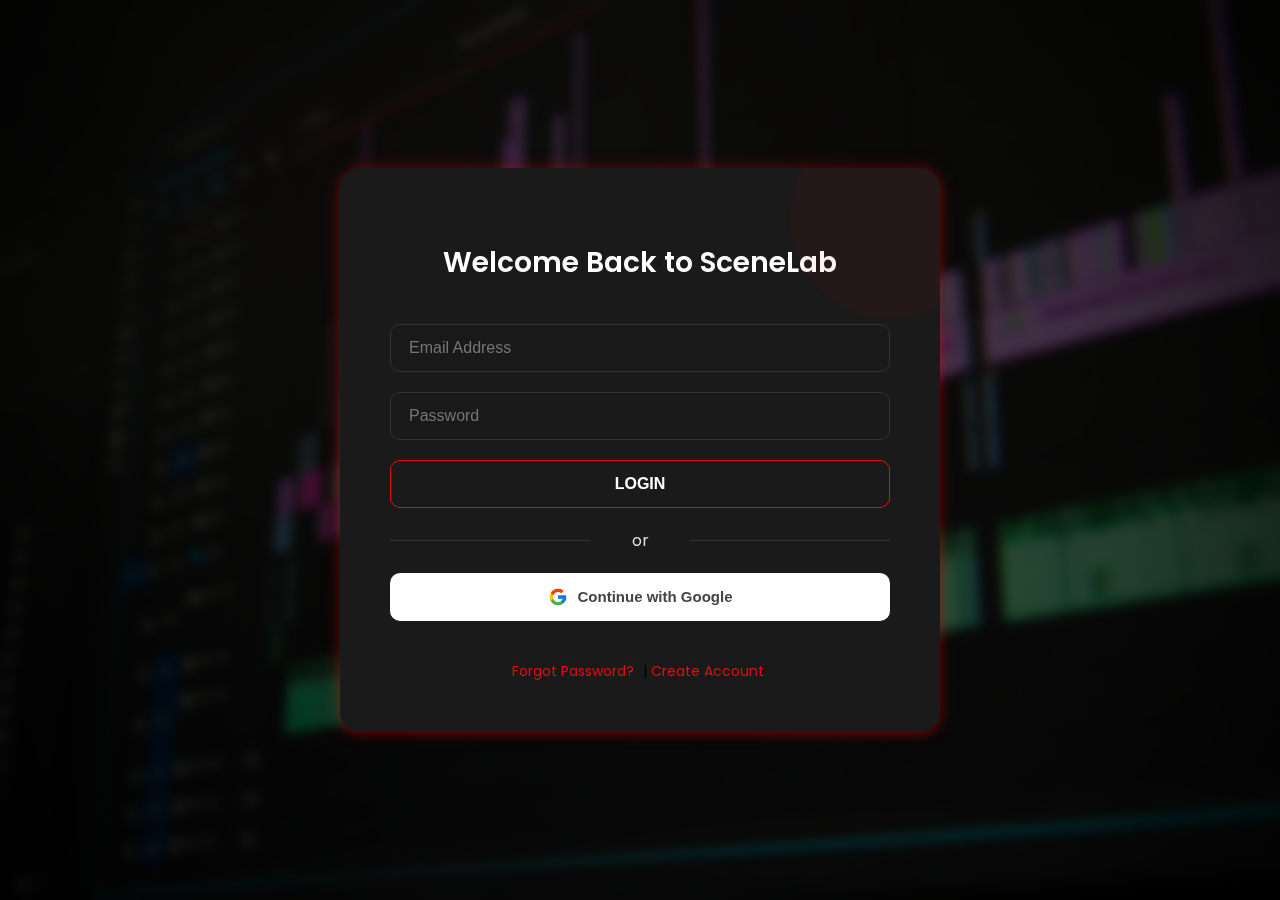
<file: login.html>
<!DOCTYPE html>
<html lang="en">

<head>
    <meta charset="UTF-8" />
    <meta name="viewport" content="width=device-width, initial-scale=1.0" />
    <title>Login - SceneLab</title>
    <link rel="stylesheet" href="css/SceneLab.css" />
    <link rel="stylesheet" href="css/login.css" />
    <link rel="stylesheet" href="css/all.min.css" />
    <link href="https://fonts.googleapis.com/css2?family=Poppins:wght@400;600;700&display=swap" rel="stylesheet" />
</head>

<body>
    <div class="login-box">
        <h2>Welcome Back to <span>Scene</span>Lab</h2>
        <form>
            <input type="email" placeholder="Email Address" required />
            <input type="password" placeholder="Password" required />
            <button class="btn-red-outline" type="submit">Login</button>
        </form>
        <div class="divider">or</div>
        <button class="google-btn">
            <img src="images/google-icon.png" alt="Google Icon" />
            <span>Continue with Google</span>
        </button>
        <div class="links">
            <a href="#">Forgot Password?</a>
            |
            <a href="register.html">Create Account</a>
        </div>
    </div>
</body>

</html>
</file>
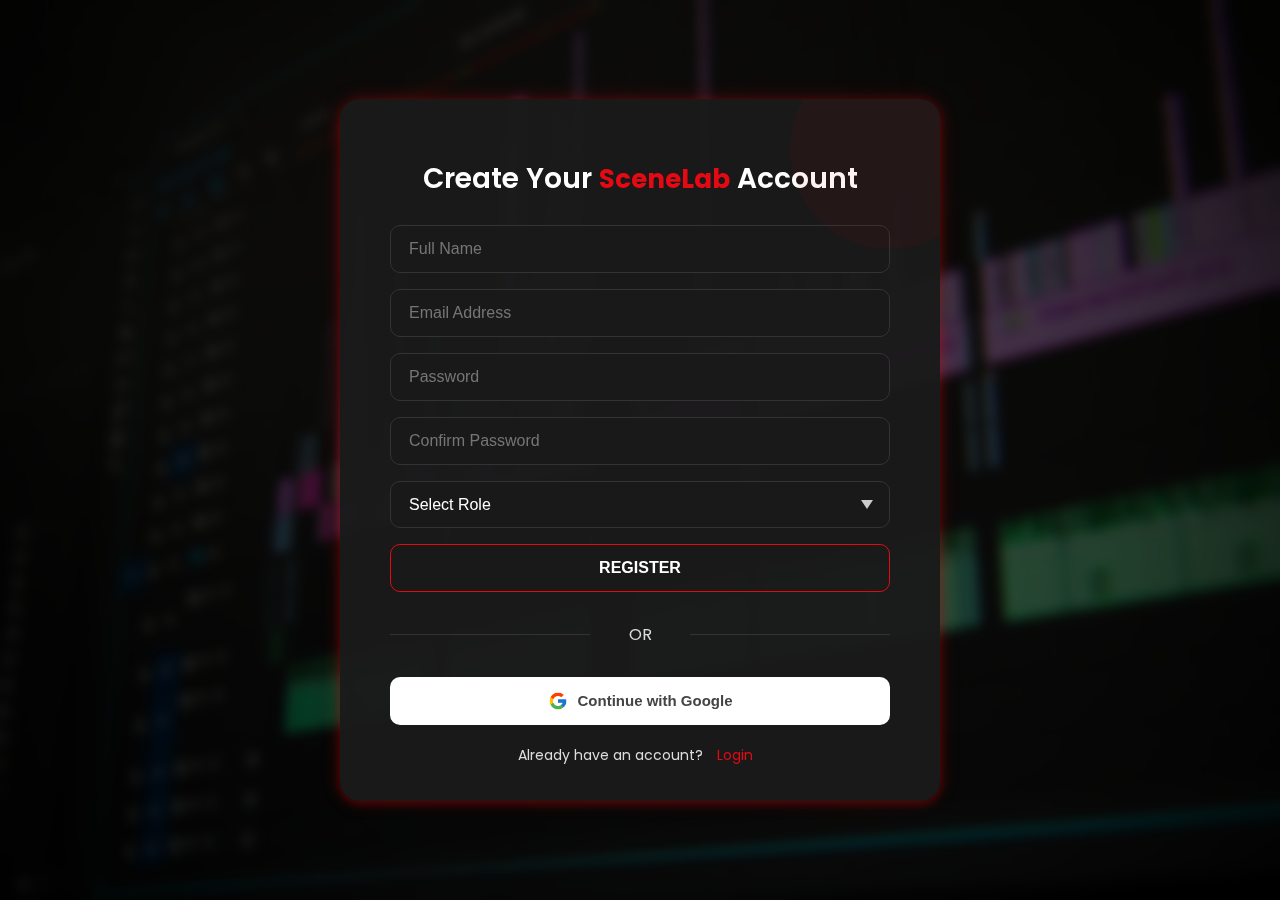
<file: register.html>
<!DOCTYPE html>
<html lang="en">

<head>
    <meta charset="UTF-8" />
    <meta name="viewport" content="width=device-width, initial-scale=1.0" />
    <title>Register | SceneLab</title>
    <link rel="stylesheet" href="css/SceneLab.css" />
    <link rel="stylesheet" href="css/register.css" />
    <link href="https://fonts.googleapis.com/css2?family=Poppins:wght@400;600;700&display=swap" rel="stylesheet" />
</head>

<body>

    <div class="register-box">
        <h2>Create Your <span class="academy-name">SceneLab</span> Account</h2>

        <form action="#" method="post">
            <input type="text" placeholder="Full Name" required />
            <input type="email" placeholder="Email Address" required />
            <input type="password" placeholder="Password" required />
            <input type="password" placeholder="Confirm Password" required />

            <select name="role" required>
                <option value="" disabled selected>Select Role</option>
                <option value="student">Student</option>
                <option value="instructor">Instructor</option>
            </select>

            <button type="submit" class="btn-red-outline">Register</button>
        </form>

        <div class="divider">OR</div>

        <button class="google-btn">
            <img src="images/google-icon.png" alt="Google Icon" />
            <span>Continue with Google</span>
        </button>

        <div class="links">
            <span>Already have an account?</span>
            <a href="login.html">Login</a>
        </div>
    </div>

</body>

</html>
</file>
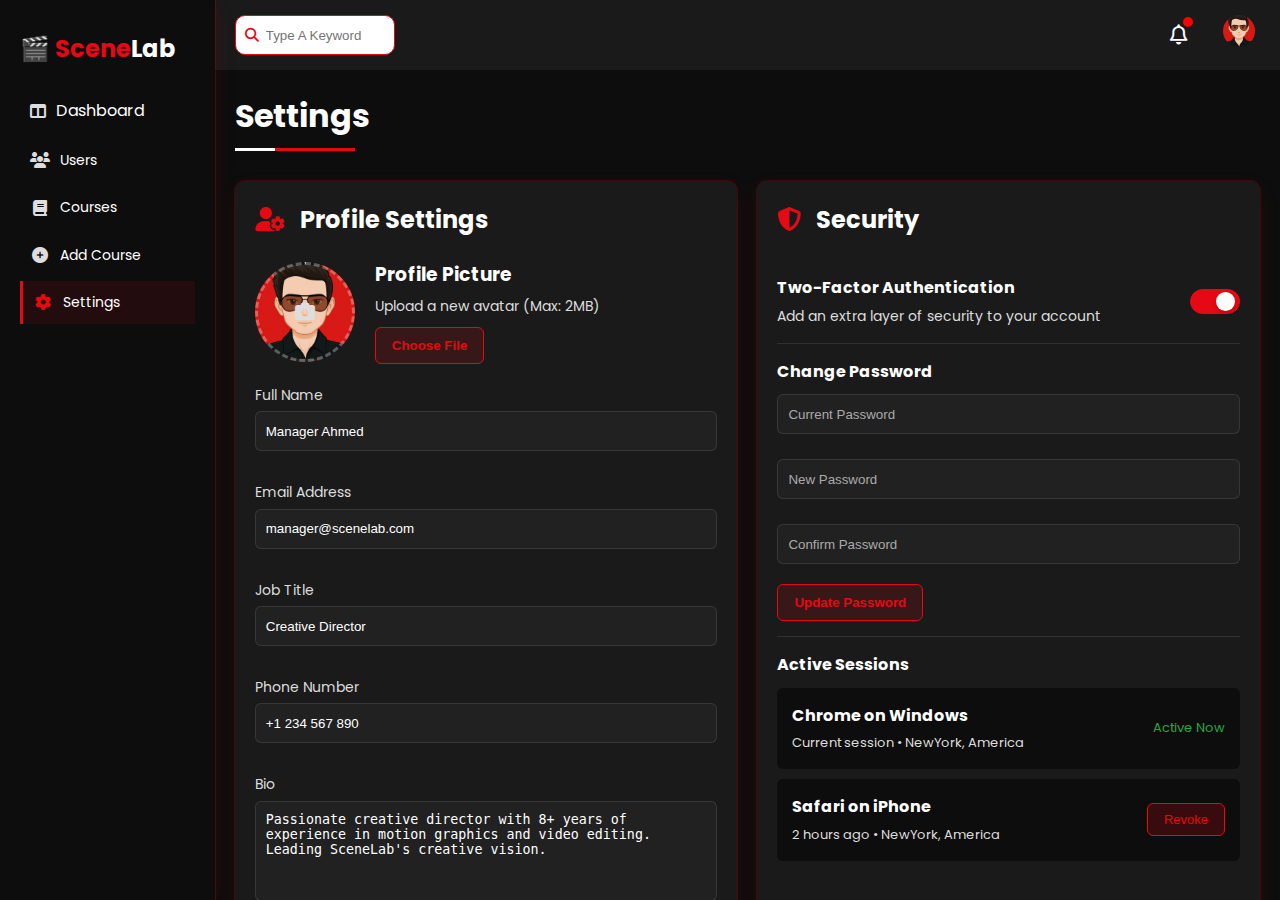
<file: setting.html>
<!DOCTYPE html>
<html lang="en">

<head>
    <meta charset="UTF-8" />
    <meta name="viewport" content="width=device-width, initial-scale=1.0" />
    <title>Settings | SceneLab</title>
    <!-- Framework Utilities -->
    <link rel="stylesheet" href="css/framework.css" />
    <!-- Custom Dashboard Styling -->
    <link rel="stylesheet" href="css/dashboard-admin.css" />
    <link rel="stylesheet" href="css/setting.css" />
    <!-- Google Fonts -->
    <link href="https://fonts.googleapis.com/css2?family=Poppins:wght@400;600;700&display=swap" rel="stylesheet" />
    <!-- Font Awesome -->
    <link rel="stylesheet" href="css/all.min.css" />
</head>

<body>
    <div class="page d-flex">
        <div class="sidebar bg-main p-20 p-relative shadow">
            <h2 class="text-center mb-20 mt-10 hide-mobile">🎬 <span class="text-primary">Scene</span>Lab</h2>
            </h2>
            <ul>
                <li>
                    <a href="dashboard-admin.html" class=" text-secondary p-10 transition d-flex align-center rad-6">
                        <i class="fas fa-columns"></i> <span class="hide-mobile">Dashboard</span>
                    </a>
                </li>
                <li>
                    <a href="users.html" class="text-secondary p-10 transition sidebar-link d-flex align-center ">
                        <i class="fas fa-users fa-fw"></i> <span class="hide-mobile fs-14">Users</span>
                    </a>
                </li>
                <li>
                    <a href="courses.html" class="text-secondary p-10 transition sidebar-link d-flex align-center ">
                        <i class="fas fa-book fa-fw"></i> <span class="hide-mobile fs-14">Courses</span>
                    </a>
                </li>
                <li>
                    <a href="addcourse.html" class="text-secondary p-10 transition sidebar-link d-flex align-center ">
                        <i class="fas fa-plus-circle fa-fw"></i> <span class="hide-mobile fs-14">Add Course</span>
                    </a>
                </li>
                <li>
                    <a href="setting.html"
                        class="active text-secondary p-10 transition sidebar-link d-flex align-center ">
                        <i class="fas fa-cog fa-fw"></i> <span class="hide-mobile fs-14">Settings</span>
                    </a>
                </li>
            </ul>
        </div>
        <div class="content w-full ">
            <!-- Start head -->
            <div class="head bg-secondary flex-between p-15 ">
                <div class="search p-relative">
                    <input class="rad-10 transition" type="search" placeholder="Type A Keyword" name="search">
                </div>
                <div class="icon d-flex align-center">
                    <span class="notification p-relative">
                        <i class="fa-regular fa-bell fa-lg"></i>
                    </span>
                    <div class="avatar-wrapper">
                        <div class="image">
                            <img decoding="async" src="images/avatar-06.png" alt="" loading="lazy">
                        </div>
                        <div class="menu">
                            <ul class="links">
                                <li><a href="index.html"><i class="fas fa-home"></i> Home</a>
                                </li>
                                <li><a href="logout.html"><i class="fas fa-sign-out-alt"></i> Log Out</a></li>
                            </ul>
                        </div>
                    </div>
                </div>
            </div>
            <!-- End head -->
            <h1 class="p-relative">Settings</h1>
            <div class="wrapper d-grid gap-20 mr-20 ml-20 mb-20 ">

                <!-- Profile Settings -->
                <div class="profile-settings bg-secondary p-20 rad-10 shadow slideInUp">
                    <h2 class="text-white mb-20">
                        <i class="fas fa-user-cog text-primary mr-10"></i> Profile Settings
                    </h2>

                    <div class="profile-pic d-flex align-center gap-20 mb-20">
                        <div class="profile-upload flex-center" style="background-image: url('images/avatar-06.png')">
                            <i class="fas fa-camera text-secondary fs-20"></i>
                        </div>
                        <div>
                            <h3 class="text-white mb-5">Profile Picture</h3>
                            <p class="text-secondary fs-14 mb-10">Upload a new avatar (Max: 2MB)</p>
                            <button class="btn-glass">Choose File</button>
                        </div>
                    </div>

                    <div class="settings-section">
                        <div class="d-grid grid-350 gap-20">
                            <div>
                                <label class="text-secondary fs-14 d-block mb-5">Full Name</label>
                                <input type="text" class="input" value="Manager Ahmed" placeholder="Enter your name">
                            </div>
                            <div>
                                <label class="text-secondary fs-14 d-block mb-5">Email Address</label>
                                <input type="email" class="input" value="manager@scenelab.com"
                                    placeholder="your@email.com">
                            </div>
                            <div>
                                <label class="text-secondary fs-14 d-block mb-5">Job Title</label>
                                <input type="text" class="input" value="Creative Director" placeholder="Your job title">
                            </div>
                            <div>
                                <label class="text-secondary fs-14 d-block mb-5">Phone Number</label>
                                <input type="tel" class="input" value="+1 234 567 890" placeholder="Phone number">
                            </div>
                        </div>

                        <div class="mt-20">
                            <label class="text-secondary fs-14 d-block mb-5">Bio</label>
                            <textarea class="textarea"
                                placeholder="Tell us about yourself...">Passionate creative director with 8+ years of experience in motion graphics and video editing. Leading SceneLab's creative vision.</textarea>
                        </div>

                        <div class="mt-20">
                            <button class="btn-glass mr-10">Save Changes</button>
                            <button class="btn-danger">Cancel</button>
                        </div>
                    </div>
                </div>

                <!-- Security Settings -->
                <div class="security-settings bg-secondary p-20 rad-10 shadow slideInUp">
                    <h2 class="text-white mb-20">
                        <i class="fas fa-shield-alt text-primary mr-10"></i> Security
                    </h2>

                    <div class="setting-item flex-between">
                        <div>
                            <h3 class="text-white fs-16 mb-5">Two-Factor Authentication</h3>
                            <p class="text-secondary fs-14">Add an extra layer of security to your account</p>
                        </div>
                        <label class="toggle-switch">
                            <input type="checkbox" checked>
                            <span class="toggle-slider"></span>
                        </label>
                    </div>

                    <div class="setting-item">
                        <h3 class="text-white fs-16 mb-10">Change Password</h3>
                        <div class="d-grid grid-300 gap-15">
                            <input type="password" class="input" placeholder="Current Password">
                            <input type="password" class="input" placeholder="New Password">
                            <input type="password" class="input" placeholder="Confirm Password">
                        </div>
                        <button class="btn-glass mt-15">Update Password</button>
                    </div>

                    <div class="setting-item">
                        <h3 class="text-white fs-16 mb-10">Active Sessions</h3>
                        <div class="bg-main p-15 rad-6 mb-10">
                            <div class="flex-between align-center">
                                <div>
                                    <p class="text-white fw-bold mb-5">Chrome on Windows</p>
                                    <p class="text-secondary fs-13">Current session • NewYork, America</p>
                                </div>
                                <span class="text-success fs-13">Active Now</span>
                            </div>
                        </div>
                        <div class="bg-main p-15 rad-6">
                            <div class="flex-between align-center">
                                <div>
                                    <p class="text-white fw-bold mb-5">Safari on iPhone</p>
                                    <p class="text-secondary fs-13">2 hours ago • NewYork, America</p>
                                </div>
                                <button class="btn-danger fs-13">Revoke</button>
                            </div>
                        </div>
                    </div>
                </div>

                <!-- Notification Settings -->
                <div class="notification-settings bg-secondary p-20 rad-10 shadow slideInUp">
                    <h2 class="text-white mb-20">
                        <i class="fas fa-bell text-primary mr-10"></i> Notifications
                    </h2>

                    <div class="notification-item flex-between">
                        <div>
                            <h3 class="text-white fs-16 mb-5">Email Notifications</h3>
                            <p class="text-secondary fs-14">Receive updates via email</p>
                        </div>
                        <label class="toggle-switch">
                            <input type="checkbox" checked>
                            <span class="toggle-slider"></span>
                        </label>
                    </div>

                    <div class="notification-item flex-between">
                        <div>
                            <h3 class="text-white fs-16 mb-5">Push Notifications</h3>
                            <p class="text-secondary fs-14">Browser push notifications</p>
                        </div>
                        <label class="toggle-switch">
                            <input type="checkbox">
                            <span class="toggle-slider"></span>
                        </label>
                    </div>

                    <div class="notification-item flex-between">
                        <div>
                            <h3 class="text-white fs-16 mb-5">Course Updates</h3>
                            <p class="text-secondary fs-14">New courses and content alerts</p>
                        </div>
                        <label class="toggle-switch">
                            <input type="checkbox" checked>
                            <span class="toggle-slider"></span>
                        </label>
                    </div>

                    <div class="notification-item flex-between">
                        <div>
                            <h3 class="text-white fs-16 mb-5">Weekly Reports</h3>
                            <p class="text-secondary fs-14">Analytics and performance summaries</p>
                        </div>
                        <label class="toggle-switch">
                            <input type="checkbox" checked>
                            <span class="toggle-slider"></span>
                        </label>
                    </div>
                </div>

                <!-- Theme Customization -->
                <div class="theme-settings bg-secondary p-20 rad-10 shadow slideInUp">
                    <h2 class="text-white mb-20">
                        <i class="fas fa-palette text-primary mr-10"></i> Theme & Appearance
                    </h2>

                    <div class="setting-item">
                        <h3 class="text-white fs-16 mb-15">Accent Color</h3>
                        <div class="d-flex gap-15">
                            <label class="color-picker" style="background-color: #E50914">
                                <input type="radio" name="accent-color" checked>
                                <span class="color-picker-inner"></span>
                            </label>
                            <label class="color-picker" style="background-color: #00D4AA">
                                <input type="radio" name="accent-color">
                                <span class="color-picker-inner"></span>
                            </label>
                            <label class="color-picker" style="background-color: #FF6B6B">
                                <input type="radio" name="accent-color">
                                <span class="color-picker-inner"></span>
                            </label>
                            <label class="color-picker" style="background-color: #4ECDC4">
                                <input type="radio" name="accent-color">
                                <span class="color-picker-inner"></span>
                            </label>
                            <label class="color-picker" style="background-color: #45B7D1">
                                <input type="radio" name="accent-color">
                                <span class="color-picker-inner"></span>
                            </label>
                            <label class="color-picker" style="background-color: #96CEB4">
                                <input type="radio" name="accent-color">
                                <span class="color-picker-inner"></span>
                            </label>
                        </div>
                    </div>

                    <div class="setting-item flex-between">
                        <div>
                            <h3 class="text-white fs-16 mb-5">Dark Mode</h3>
                            <p class="text-secondary fs-14">Switch between light and dark themes</p>
                        </div>
                        <label class="toggle-switch">
                            <input type="checkbox" checked>
                            <span class="toggle-slider"></span>
                        </label>
                    </div>

                    <div class="setting-item flex-between">
                        <div>
                            <h3 class="text-white fs-16 mb-5">Compact Layout</h3>
                            <p class="text-secondary fs-14">Reduce spacing for more content</p>
                        </div>
                        <label class="toggle-switch">
                            <input type="checkbox">
                            <span class="toggle-slider"></span>
                        </label>
                    </div>

                    <div class="setting-item flex-between">
                        <div>
                            <h3 class="text-white fs-16 mb-5">Animations</h3>
                            <p class="text-secondary fs-14">Enable smooth transitions and effects</p>
                        </div>
                        <label class="toggle-switch">
                            <input type="checkbox" checked>
                            <span class="toggle-slider"></span>
                        </label>
                    </div>
                </div>

                <!-- System Settings -->
                <div class="system-settings bg-secondary p-20 rad-10 shadow slideInUp">
                    <h2 class="text-white mb-20">
                        <i class="fas fa-cogs text-primary mr-10"></i> System Preferences
                    </h2>

                    <div class="setting-item">
                        <h3 class="text-white fs-16 mb-10">Language & Region</h3>
                        <div class="d-grid grid-450 gap-15">
                            <select class="input">
                                <option>English (US)</option>
                                <option>العربية</option>
                                <option>Español</option>
                                <option>Français</option>
                            </select>
                            <select class="input">
                                <option>Israel (UTC+3)</option>
                                <option>United States (UTC-5)</option>
                                <option>United Kingdom (UTC+0)</option>
                                <option>Germany (UTC+1)</option>
                            </select>
                        </div>
                    </div>

                    <div class="setting-item">
                        <h3 class="text-white fs-16 mb-10">Storage Usage</h3>
                        <div class="mb-15">
                            <div class="flex-between mb-5">
                                <span class="text-secondary fs-14">Used: 24.5 GB of 50 GB</span>
                                <span class="text-white fs-14">49% Full</span>
                            </div>
                            <div class="storage-bar">
                                <div class="storage-used" style="width: 49%"></div>
                            </div>
                        </div>
                        <div class="d-flex gap-10">
                            <button class="btn-glass">Manage Files</button>
                            <button class="btn-glass">Upgrade Storage</button>
                        </div>
                    </div>

                    <div class="setting-item flex-between">
                        <div>
                            <h3 class="text-white fs-16 mb-5">Auto-Save</h3>
                            <p class="text-secondary fs-14">Automatically save your work every 5 minutes</p>
                        </div>
                        <label class="toggle-switch">
                            <input type="checkbox" checked>
                            <span class="toggle-slider"></span>
                        </label>
                    </div>
                </div>

                <!-- Danger Zone -->
                <div class="danger-zone bg-secondary p-20 rad-10 shadow slideInUp">
                    <h2 class="text-white mb-20">
                        <i class="fas fa-exclamation-triangle text-primary mr-10"></i> Danger Zone
                    </h2>

                    <div class="setting-item">
                        <h3 class="text-white fs-16 mb-5">Export Data</h3>
                        <p class="text-secondary fs-14 mb-15">Download a copy of all your data including courses,
                            projects, and settings</p>
                        <button class="btn-glass">Export Data</button>
                    </div>

                    <div class="setting-item">
                        <h3 class="text-white fs-16 mb-5">Deactivate Account</h3>
                        <p class="text-secondary fs-14 mb-15">Temporarily disable your account. You can reactivate it
                            anytime.</p>
                        <button class="btn-danger">Deactivate Account</button>
                    </div>

                    <div class="setting-item">
                        <h3 class="text-white fs-16 mb-5">Delete Account</h3>
                        <p class="text-secondary fs-14 mb-15">Permanently delete your account and all associated data.
                            This action cannot be undone.</p>
                        <button class="btn-danger">Delete Account</button>
                    </div>
                </div>
            </div>
        </div>
    </div>


</body>

</html>
</file>
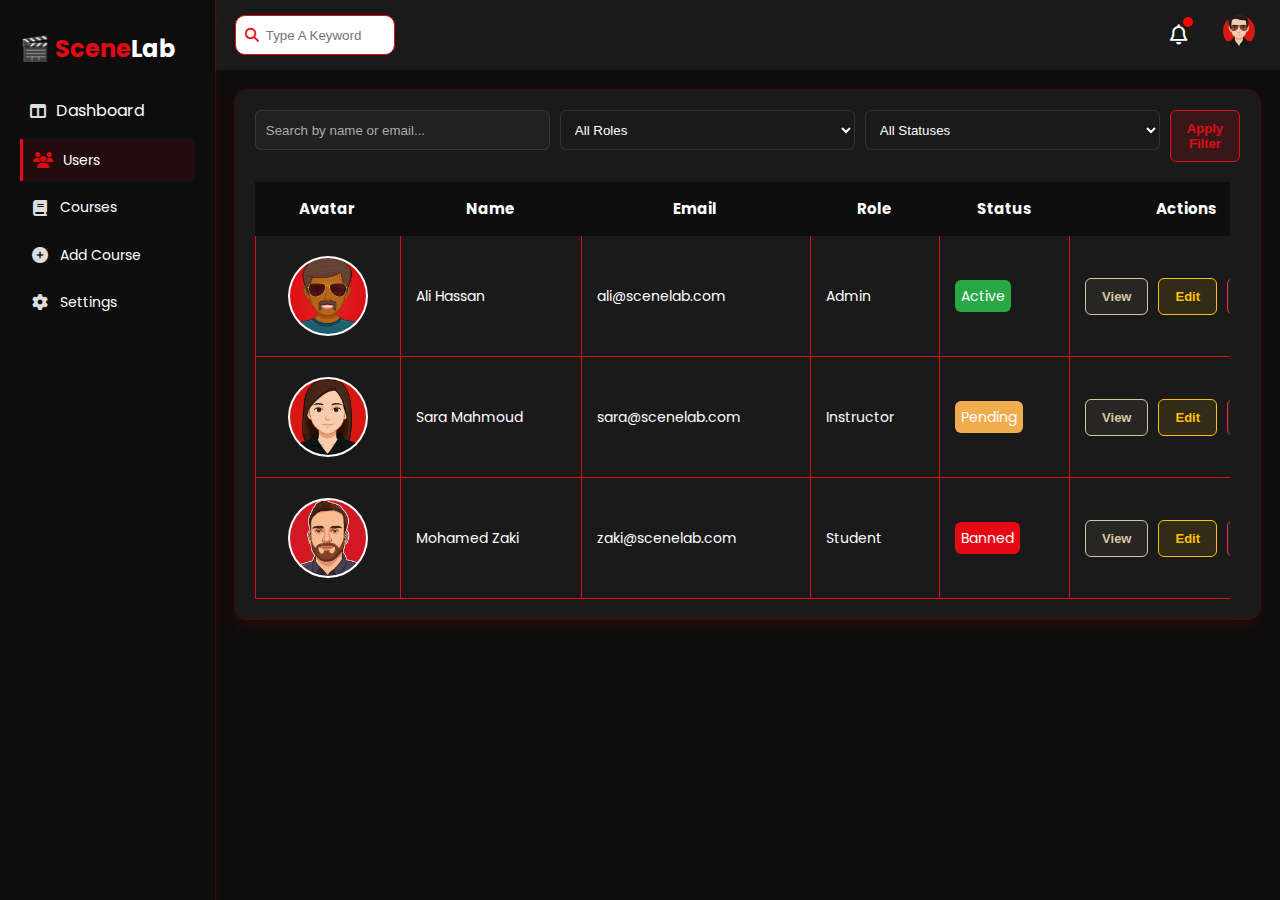
<file: users.html>
<!DOCTYPE html>
<html lang="en">

<head>
    <meta charset="UTF-8" />
    <meta name="viewport" content="width=device-width, initial-scale=1.0" />
    <title>Users | SceneLab</title>
    <!-- Framework Utilities -->
    <link rel="stylesheet" href="css/framework.css" />
    <!-- Custom Dashboard Styling -->
    <link rel="stylesheet" href="css/dashboard-admin.css" />
    <link rel="stylesheet" href="css/users.css" />
    <!-- Google Fonts -->
    <link href="https://fonts.googleapis.com/css2?family=Poppins:wght@400;600;700&display=swap" rel="stylesheet" />
    <!-- Font Awesome -->
    <link rel="stylesheet" href="css/all.min.css" />
</head>

<body>
    <div class="page d-flex">
        <div class="sidebar bg-main p-20 p-relative shadow">
            <h2 class="text-center mb-20 mt-10 hide-mobile">🎬 <span class="text-primary">Scene</span>Lab</h2>
            <ul>
                <li>
                    <a href="dashboard-admin.html" class=" text-secondary p-10 transition d-flex align-center rad-6">
                        <i class="fas fa-columns"></i> <span class="hide-mobile">Dashboard</span>
                    </a>
                </li>
                <li>
                    <a href="users.html"
                        class="active text-secondary p-10 transition sidebar-link d-flex align-center ">
                        <i class="fas fa-users fa-fw"></i> <span class="hide-mobile fs-14">Users</span>
                    </a>
                </li>
                <li>
                    <a href="courses.html" class="text-secondary p-10 transition sidebar-link d-flex align-center ">
                        <i class="fas fa-book fa-fw"></i> <span class="hide-mobile fs-14">Courses</span>
                    </a>
                </li>
                <li>
                    <a href="addcourse.html" class="text-secondary p-10 transition sidebar-link d-flex align-center ">
                        <i class="fas fa-plus-circle fa-fw"></i> <span class="hide-mobile fs-14">Add Course</span>
                    </a>
                </li>
                <li>
                    <a href="setting.html" class="text-secondary p-10 transition sidebar-link d-flex align-center ">
                        <i class="fas fa-cog fa-fw"></i> <span class="hide-mobile fs-14">Settings</span>
                    </a>
                </li>
            </ul>
        </div>
        <div class="content w-full ">
            <!-- Start head -->
            <div class="head bg-secondary flex-between p-15 ">
                <div class="search p-relative">
                    <input class="rad-10 transition" type="search" placeholder="Type A Keyword" name="search">
                </div>
                <div class="icon d-flex align-center">
                    <span class="notification p-relative">
                        <i class="fa-regular fa-bell fa-lg"></i>
                    </span>
                    <div class="avatar-wrapper">
                        <div class="image">
                            <img decoding="async" src="images/avatar-06.png" alt="" loading="lazy">
                        </div>
                        <div class="menu">
                            <ul class="links">
                                <li><a href="index.html"><i class="fas fa-home"></i> Home</a>
                                </li>
                                <li><a href="logout.html"><i class="fas fa-sign-out-alt"></i> Log Out</a></li>
                            </ul>
                        </div>
                    </div>
                </div>
            </div>
            <!-- End head -->
            <div class="temp-table bg-secondary rad-12 p-20  shadow">
                <div class="filter-bar d-flex gap-10 mb-20 flex-wrap">
                    <input type="search" placeholder="Search by name or email..." class="input w-200" />

                    <select class="input w-200">
                        <option value="">All Roles</option>
                        <option value="admin">Admin</option>
                        <option value="instructor">Instructor</option>
                        <option value="student">Student</option>
                    </select>

                    <select class="input w-200">
                        <option value="">All Statuses</option>
                        <option value="active">Active</option>
                        <option value="pending">Pending</option>
                        <option value="banned">Banned</option>
                    </select>

                    <button class="btn-glass">Apply Filter</button>
                </div>

                <div class="table-responsive">
                    <table class="projects-table w-full text-white fs-14">
                        <thead class="bg-main fs-15 p-20">
                            <tr>
                                <th>Avatar</th>
                                <th>Name</th>
                                <th>Email</th>
                                <th>Role</th>
                                <th>Status</th>
                                <th>Actions</th>
                            </tr>
                        </thead>
                        <tbody>
                            <tr>
                                <td><img src="images/avatar-02.png" class="rad-circle w-50 h-50" /></td>
                                <td>Ali Hassan</td>
                                <td>ali@scenelab.com</td>
                                <td>Admin</td>
                                <td><span class="label-green text-white p-6 rad-6">Active</span></td>
                                <td>
                                    <div class="d-flex gap-10">
                                        <button class="btn-glass btn-view fs-13">View</button>
                                        <button class="btn-glass btn-edit fs-13">Edit</button>
                                        <button class="btn-glass btn-delete fs-13">Delete</button>
                                    </div>
                                </td>
                            </tr>
                            <tr>
                                <td><img src="images/avatar-01.png" class="rad-circle w-50 h-50" /></td>
                                <td>Sara Mahmoud</td>
                                <td>sara@scenelab.com</td>
                                <td>Instructor</td>
                                <td><span class="label-orange text-white p-6 rad-6">Pending</span></td>
                                <td>
                                    <div class="d-flex gap-10">
                                        <button class="btn-glass btn-view fs-13">View</button>
                                        <button class="btn-glass btn-edit fs-13">Edit</button>
                                        <button class="btn-glass btn-delete fs-13">Delete</button>
                                    </div>
                                </td>
                            </tr>
                            <tr>
                                <td><img src="images/avatar-04.png" class="rad-circle w-100 h-100" /></td>
                                <td>Mohamed Zaki</td>
                                <td>zaki@scenelab.com</td>
                                <td>Student</td>
                                <td><span class="label-red text-white p-6 rad-6">Banned</span></td>
                                <td>
                                    <div class="d-flex gap-10">
                                        <button class="btn-glass btn-view fs-13">View</button>
                                        <button class="btn-glass btn-edit fs-13">Edit</button>
                                        <button class="btn-glass btn-delete fs-13">Delete</button>
                                    </div>
                                </td>
                            </tr>
                        </tbody>
                    </table>
                </div>
            </div>
        </div>
    </div>
</body>

</html>
</file>
<file: css/framework.css>
/* ============================
   🎨 CSS VARIABLES & ROOT CONFIG
============================= */
:root {
    --main-bg-color: #0D0D0D;
    --secondary-bg-color: #1A1A1A;
    --primary-color: #E50914;
    --hover-color: rgba(229, 9, 20, 0.1);
    --main-text-color: #FFFFFF;
    --secondary-text-color: #ddd;
    --best-box-shadow: 0 0 0 1px rgba(255, 0, 0, 0.2), 0 8px 20px rgba(255, 0, 0, 0.1);
    --sidebar-width: 220px;
    --main-transition: 0.3s;
    --border-radius: 6px;
}

/* ============================
   🔄 CSS RESET & BASE STYLES
============================= */
* {
    box-sizing: border-box;
    margin: 0;
    padding: 0;
}

body {
    font-family: 'Poppins', sans-serif;
    background-color: var(--main-bg-color);
    color: var(--main-text-color);
    line-height: 1.6;
}

a {
    text-decoration: none;
    color: inherit;
}

ul {
    list-style: none;
    padding: 0;
    margin: 0;
}

/* ============================
    ANIMATIONS
============================= */
@keyframes slideInUp {
    from {
        opacity: 0;
        transform: translateY(50px);
    }

    to {
        opacity: 1;
        transform: translateY(0);
    }
}


.slideInUp {
    animation: slideInUp 0.4s ease-in-out;
}

/* ============================
   🎨 UTILITY CLASSES - COLORS
============================= */
.bg-main {
    background-color: var(--main-bg-color);
}

.bg-secondary {
    background-color: var(--secondary-bg-color);
}

.bg-primary {
    background-color: var(--primary-color);
}

.bg-success {
    background-color: #28a745;
}

.bg-orange {
    background-color: #f0ad4e;
}

.bg-twitter {
    background-color: #1DA1F2;
}

.bg-youtube {
    background-color: #FF0000;
}

.bg-facebook {
    background-color: #3b5998;
}

.bg-linkedin {
    background-color: #0077B5;
}

.bg-instagram {
    background: radial-gradient(circle at 30% 107%, #fdf497 0%, #fdf497 5%, #fd5949 45%, #d6249f 60%, #285AEB 90%);
}

.text-white {
    color: var(--main-text-color);
}

.text-secondary {
    color: var(--secondary-text-color);
}

.text-primary {
    color: var(--primary-color);
}

.c-success {
    color: #28a745;
}

/* ============================
   📐 UTILITY CLASSES - DISPLAY & FLEX
============================= */
.d-flex {
    display: flex;
}

.d-grid {
    display: grid;
}

.d-block {
    display: block;
}

.flex-column {
    flex-direction: column;
}

.flex-row {
    flex-direction: row;
}

.justify-between {
    justify-content: space-between;
}

.justify-center {
    justify-content: center;
}

.align-center {
    align-items: center;
}

.flex-center {
    display: flex;
    justify-content: center;
    align-items: center;
}

.flex-between {
    display: flex;
    justify-content: space-between;
    align-items: center;
}

/* Grid Templates */
.grid-150 {
    grid-template-columns: repeat(auto-fill, minmax(150px, 1fr));
}

.grid-250 {
    grid-template-columns: repeat(auto-fit, minmax(250px, 1fr));
}

.grid-300 {
    grid-template-columns: repeat(auto-fit, minmax(300px, 1fr));
}

.grid-400 {
    grid-template-columns: repeat(auto-fit, minmax(400px, 1fr));
}

.grid-450 {
    grid-template-columns: repeat(auto-fit, minmax(450px, 1fr));
}

/* Gap Utilities */
.gap-10 {
    gap: 10px;
}

.gap-15 {
    gap: 15px;
}

.gap-20 {
    gap: 20px;
}

/* ============================
   📍 UTILITY CLASSES - POSITION
============================= */
.p-relative {
    position: relative;
}

.p-absolute {
    position: absolute;
}

/* ============================
   📏 UTILITY CLASSES - SPACING
============================= */
/* Padding */
.p-6 {
    padding: 6px;
}

.p-8 {
    padding: 8px;
}

.p-10 {
    padding: 10px;
}

.p-15 {
    padding: 15px;
}

.p-20 {
    padding: 20px;
}

.p-40 {
    padding: 40px;
}

.pt-10 {
    padding-top: 10px;
}

.pt-20 {
    padding-top: 20px;
}

.pb-10 {
    padding-bottom: 10px;
}

/* Margin */
.m-10 {
    margin: 10px;
}

.m-20 {
    margin: 20px;
}

.mt-0 {
    margin-top: 0;
}

.mt-5 {
    margin-top: 5px;
}

.mt-10 {
    margin-top: 10px;
}

.mt-15 {
    margin-top: 10px;
}

.mt-20 {
    margin-top: 20px;
}

.mt-30 {
    margin-top: 30px;
}

.mb-5 {
    margin-bottom: 5px;
}

.mb-10 {
    margin-bottom: 10px;
}

.mb-15 {
    margin-bottom: 15px;
}

.mb-20 {
    margin-bottom: 20px;
}

.mb-25 {
    margin-bottom: 25px;
}

.mr-10 {
    margin-right: 10px;
}

.mr-20 {
    margin-right: 20px;
}

.ml-20 {
    margin-left: 20px;
}

.ml-auto {
    margin-left: auto;
}

/* ============================
   🔤 UTILITY CLASSES - TYPOGRAPHY
============================= */
.fs-10 {
    font-size: 10px;
}

.fs-13 {
    font-size: 13px;
}

.fs-14 {
    font-size: 14px;
}

.fs-15 {
    font-size: 15px;
}

.fs-16 {
    font-size: 16px;
}

.fs-20 {
    font-size: 20px;
}

.fs-24 {
    font-size: 24px;
}

.fs-30 {
    font-size: 30px;
}

.fs-40 {
    font-size: 40px;
}

.txt-c {
    text-align: center;
}

.text-left {
    text-align: left;
}

.fw-bold {
    font-weight: bold;
}

/* ============================
   📐 UTILITY CLASSES - DIMENSIONS
============================= */
/* Width */
.w-full {
    width: 100%;
}

.w-50 {
    width: 50px;
}

.w-60 {
    width: 60px;
}

.w-80 {
    width: 80px;
}

.w-100 {
    width: 100px;
}

.w-150 {
    width: 150px;
}

.w-200 {
    width: 200px;
}

.w-250 {
    width: 250px;
}

.w-30p {
    width: 30%;
}

.w-35p {
    width: 35%;
}

.w-40p {
    width: 40%;
}

.w-45p {
    width: 45%;
}

.w-50p {
    width: 50%;
}

.w-60p {
    width: 60%;
}

.w-65p {
    width: 65%;
}

.w-70p {
    width: 70%;
}

.w-75p {
    width: 75%;
}

.w-80p {
    width: 80%;
}

.w-85p {
    width: 85%;
}

.w-90p {
    width: 90%;
}

.w-95p {
    width: 95%;
}

.w-100p {
    width: 100%;
}

/* Height */
.h-8 {
    height: 8px;
}

.h-50 {
    height: 50px;
}

.h-60 {
    height: 60px;
}

.h-80 {
    height: 80px;
}

.h-full {
    height: 100%;
}

/* ============================
   🔲 UTILITY CLASSES - BORDERS & RADIUS
============================= */
.b-none {
    border: none;
}

.border-bottom {
    border-bottom: 1px solid rgba(255, 255, 255, 1);
}

.rad-6 {
    border-radius: 6px;
}

.rad-10 {
    border-radius: 10px;
}

.rad-12 {
    border-radius: 12px;
}

.rad-20 {
    border-radius: 20px;
}

.rad-circle {
    border-radius: 50%;
}

.shadow {
    box-shadow: var(--best-box-shadow);
}

/* ============================
   ✨ UTILITY CLASSES - TRANSITIONS
============================= */
.transition {
    transition: var(--main-transition);
}

/* ============================
   📱 RESPONSIVE UTILITIES
============================= */
@media (max-width: 767px) {
    .hide-mobile {
        display: none !important;
    }

    .block-mobile {
        display: block;
    }

    .txt-c-mobile {
        text-align: center;
    }
}

/* ============================
   🌟 GLASSMORPHISM EFFECTS
============================= */
.glass-box {
    background: rgba(255, 255, 255, 0.05);
    border: 1px solid rgba(255, 255, 255, 0.08);
    border-radius: 16px;
    backdrop-filter: blur(10px);
    -webkit-backdrop-filter: blur(10px);
    box-shadow: 0 0 20px rgba(229, 9, 20, 0.15);
    transition: all 0.3s ease-in-out;
}

/* ============================
   🔘 BUTTON COMPONENTS
============================= */
.btn-glass {
    background: rgba(229, 9, 20, 0.15);
    border: 1px solid var(--primary-color);
    color: var(--primary-color);
    font-weight: bold;
    border-radius: var(--border-radius);
    padding: 10px 16px;
    cursor: pointer;
    transition: 0.3s;
}

.btn-glass:hover {
    background-color: var(--primary-color);
    color: white;
    transform: scale(1.03);
}

/* ============================
   📊 PROGRESS BAR COMPONENTS
============================= */
.progress {
    position: relative;
    background-color: var(--main-bg-color);
    border-radius: 10px;
}

.progress-bar {
    height: 100%;
    border-radius: 10px;
}

/* Progress Label Bubble */
.progress-label {
    position: absolute;
    top: -30px;
    transform: translateX(-50%);
    color: white;
    font-size: 12px;
    padding: 3px 8px;
    border-radius: 6px;
    font-weight: bold;
    white-space: nowrap;
}

/* Arrow Below Bubble */
.progress-label::after {
    content: '';
    position: absolute;
    top: 100%;
    left: 50%;
    margin-left: -5px;
    border-width: 5px;
    border-style: solid;
}

/* Progress Label Color Variants */
.label-red {
    background-color: var(--primary-color);
}

.label-red::after {
    border-color: var(--primary-color) transparent transparent transparent;
}

.label-orange {
    background-color: #f0ad4e;
}

.label-orange::after {
    border-color: #f0ad4e transparent transparent transparent;
}

.label-green {
    background-color: #28a745;
}

.label-green::after {
    border-color: #28a745 transparent transparent transparent;
}
</file>
<file: css/dashboard-admin.css>
::selection {
    background-color: rgba(229, 9, 20, 0.5);
    color: var(--main-text-color);
}

::-moz-selection {
    background-color: rgba(229, 9, 20, 0.5);
    color: var(--main-text-color);
}
::-webkit-scrollbar{
    width: 20px;
    background-color: #151515;
}
::-webkit-scrollbar-thumb{
    background-color: var(--primary-color); 
    border-radius: 10px;
    border: 4px solid var(--secondary-bg-color);
}
::-webkit-scrollbar-thumb:hover {
    background-color: darkred;
}
/* ============================
   🎯 DASHBOARD LAYOUT & STRUCTURE
============================= */
.page {
    height: 100vh;
}

@media (max-width: 767px) {
    .page {
        height: auto;
    }
}

.icon {
    position: relative;
}

.icon .menu {
    position: absolute;
    right: 0;
    top: 100%;
    min-width: 200px;
    width: auto;
    background-color: var(--secondary-bg-color);
    border-bottom: 3px solid var(--primary-color);
    box-shadow: 0 4px 12px rgba(0, 0, 0, 0.15);
    display: block;
    opacity: 0;
    visibility: hidden;
    pointer-events: none;
    z-index: 1000;
    transform: translateY(-10px);
    transition: all var(--main-transition) ease;
}

.icon .menu .links {
    display: flex;
    flex-direction: column;
    padding: 8px 0px 0px;
}

.icon .menu .links li {
    position: relative;
}

.icon .menu .links li:not(:last-child) {
    border-bottom: 1px solid var(--secondary-text-color);
}

.icon .menu .links li::before {
    content: "";
    height: 100%;
    width: 0;
    background-color: var(--hover-color);
    position: absolute;
    top: 0;
    left: 0;
    z-index: -1;
    transition: var(--main-transition);
}

.icon .menu .links li:hover::before {
    width: 100%;
}

.icon .menu .links li a {
    color: var(--main-text-color);
    display: block;
    padding: 12px 20px;
    font-size: 14px;
    transition: color var(--main-transition);
}

.icon .menu .links li a:hover {
    color: var(--primary-color);
}

.menu .links li a i {
    margin-right: 10px;
}

.icon:hover .menu,
.icon .menu:hover {
    opacity: 1;
    visibility: visible;
    pointer-events: auto;
    transform: translateY(0);
}

.icon {
    display: flex;
    align-items: center;
    gap: 15px;
}

.icon .image {
    cursor: pointer;
}


/* ============================
   📱 SIDEBAR NAVIGATION
============================= */
.sidebar {
    width: 250px;
}

.sidebar ul li a {
    margin-bottom: 5px;
}

.sidebar ul li a span {
    margin-left: 10px;
    color: var(--main-text-color);
}

.sidebar .active {
    color: var(--primary-color);
    background-color: var(--hover-color);
    border-left: 3px solid var(--primary-color);
    border-radius: 0;
}

.sidebar a:hover {
    background-color: var(--hover-color);
    padding-left: 14px;
}

/* Sidebar Mobile Responsive */
@media (max-width: 767px) {
    .sidebar {
        width: 58px;
        padding: 10px;
        position: sticky;
        top: 0;
        height: 100vh;
    }
}

/* ============================
   🎯 HEADER CONTENT & SEARCH
============================= */
.content .search::before {
    font-family: "Font Awesome 6 free";
    content: "\f002";
    font-weight: 900;
    position: absolute;
    left: 15px;
    top: 50%;
    transform: translateY(-50%);
    font-size: 14px;
    color: var(--primary-color);
}

.content .search input {
    border: 1px solid var(--primary-color);
    padding-left: 30px;
    margin-left: 5px;
    width: 160px;
    height: 40px;
    outline: none;
}

.content .search input:focus {
    width: 200px;
}

.content .search input:focus::placeholder {
    opacity: 0;
}

/* Notification Icon */
.content .icon .notification::before {
    content: "";
    position: absolute;
    width: 10px;
    height: 10px;
    top: -5px;
    right: -5px;
    background-color: red;
    border-radius: 50%;
}

/* User Avatar */
.head img {
    width: 32px;
    height: 32px;
    border-radius: 50%;
    margin-left: 20px;
    margin-right: 10px;
}

/* ============================
   📊 DASHBOARD CONTENT SECTIONS
============================= */
.page h1 {
    margin: 20px 20px 40px;
}

.page h1::before,
.page h1::after {
    content: "";
    height: 3px;
    position: absolute;
    bottom: -10px;
    left: 0;
}

.page h1::before {
    background-color: var(--primary-color);
    width: 120px;
}

.page h1::after {
    background-color: var(--main-text-color);
    width: 40px;
}

/* Main Grid Wrapper */
.wrapper {
    grid-template-columns: repeat(auto-fill, minmax(450px, 1fr));
}



/* Mobile Wrapper Adjustments */
@media (max-width: 576px) {
    .wrapper {
        grid-template-columns: repeat(auto-fill, minmax(250px, 1fr));
        margin-left: 10px;
        margin-right: 10px;
    }
}

/* ============================
   🎯 WELCOME SECTION
============================= */
.welcome .image {
    width: 300px;
    height: auto;
}

.welcome .image img {
    width: 100%;
}

@media (max-width: 767px) {
    .welcome .image {
        display: flex;
        justify-content: center;
        width: 100%;
    }

    .welcome .image img {
        max-width: 250px;
        height: auto;
    }
}

/* ============================
   📝 FORM INPUTS & TEXTAREA
============================= */
.input,
.textarea {
    width: 100%;
    background-color: rgba(255, 255, 255, 0.03);
    color: var(--main-text-color);
    border: 1px solid rgba(255, 255, 255, 0.1);
    border-radius: 6px;
    padding: 10px;
    margin-bottom: 10px;
}

.input {
    height: 40px;
}

.textarea {
    resize: none;
    height: 100px;
}

.input::placeholder,
.textarea::placeholder {
    color: #aaa;
}

/* ============================
   📈 STATISTICS CARDS
============================= */
.stats {
    grid-template-columns: repeat(auto-fit, minmax(220px, 1fr));
}

.stat-box {
    border: 1px solid rgba(255, 0, 0, 0.2);
    transition: transform 0.3s ease, box-shadow 0.3s ease;
    display: flex;
    flex-direction: column;
    justify-content: center;
    align-items: center;
    text-align: center;
    min-height: 150px;
    font-size: 25px;
}

.stat-box i {
    display: block;
    margin: 0 auto;
}

.stat-box h3 {
    margin: 0;
}

.stat-box p {
    margin: 0;
}

.stat-box:hover {
    transform: translateY(-5px);
    box-shadow: 0 8px 16px rgba(255, 0, 0, 0.2);
    background-color: var(--secondary-bg-color);
}

/* ============================
   🎯 YEARLY TARGETS SECTION
============================= */
@media (max-width: 576px) {
    .yearly-targets .target-box {
        flex-direction: column;
        align-items: flex-start;
        gap: 0;
    }

    .yearly-targets .icon {
        margin-bottom: 8px;
    }

    .yearly-targets .progress {
        width: 100%;
    }

    .yearly-targets .progress-label {
        font-size: 11px;
        padding: 3px 6px;
    }
}

/* ============================
   ✅ LATEST TASKS SECTION
============================= */
.latest-tasks .task-row {
    padding: 10px 10px;
    border-bottom: 1px solid rgba(255, 255, 255, 0.05);
    transition: background-color 0.3s ease;
}

.latest-tasks .task-row:last-child {
    border-bottom: none;
}

.latest-tasks .task-row:hover {
    background-color: rgba(255, 255, 255, 0.02);
    border-radius: 6px;
}

.latest-tasks .checkbox {
    width: 18px;
    height: 18px;
    accent-color: var(--primary-color);
    cursor: pointer;
    transition: 0.3s;
}

.latest-tasks .task-text p {
    margin: 0;
    line-height: 1.8;
}

.latest-tasks .task-box {
    cursor: pointer;
    flex-grow: 1;
}

/* Task Completion State */
.task-box input:checked~.task-text p {
    text-decoration: line-through;
    color: #777;
    opacity: 0.6;
}

/* Delete Icon */
.latest-tasks .delete-icon {
    cursor: pointer;
    opacity: 0.6;
    font-size: 14px;
}

.latest-tasks .delete-icon:hover {
    color: var(--primary-color);
    opacity: 1;
    transform: scale(1.1);
}

/* Tasks Mobile Layout */
@media (max-width: 576px) {
    .task-row {
        flex-direction: column;
        align-items: flex-start;
        gap: 10px;
    }

    .delete-icon {
        align-self: flex-end;
    }
}

/* ============================
   📚 COURSE CARDS
============================= */
.course-card:hover {
    transform: translateY(-5px);
    box-shadow: 0 4px 12px rgba(229, 9, 20, 0.2);
}

@media (max-width: 576px) {
    .completion {
        margin-bottom: 35px;
    }
}

.course-thumb {
    width: 45px;
    height: 45px;
    object-fit: contain;
}

/* ============================
   🌐 SOCIAL MEDIA SECTION
============================= */
.social-media .facebook {
    background-color: rgb(24 119 242 / 20%);
    color: #1da1f2;
}

.social-media .youtube {
    background-color: rgb(255 0 0 / 20%);
    color: #ff0000;
}

.social-media .linkedin {
    background-color: rgb(0 119 181 / 20%);
    color: #0077b5;
}

/* Social Media Buttons */
.social-media .box .btn-linkedin {
    background-color: #0076b55f;
    color: var(--main-text-color);
    border: 1px solid white;
}

.social-media .box .btn-linkedin:hover {
    background-color: #0077b5;
}

.social-media .box .btn-facebook {
    background-color: #213a5aa2;
    color: var(--main-text-color);
    border: 1px solid white;
}

.social-media .box .btn-facebook:hover {
    background-color: #3b5998;
}

/* Social Media Mobile Layout */
@media (max-width: 576px) {
    .social-media .box {
        flex-direction: column;
        gap: 15px;
    }
}

/* ============================
   ⭐ FEATURE CARDS
============================= */
.feature-card:hover {
    transform: translateY(-5px);
    box-shadow: 0 4px 12px rgba(229, 9, 20, 0.2);
}

.feature-card i {
    margin-bottom: 10px;
}

/* ============================
   📋 PROJECTS TABLE SECTION
============================= */
.content {
    overflow-x: hidden;
}

.temp-table {
    margin: 20px 20px;
    padding: 20px;
    max-width: 100%;
    overflow: hidden;
}

/* Table Responsive Container */
.temp-table .table-responsive {
    width: 100%;
    overflow-x: auto;
    overflow-y: visible;
    -webkit-overflow-scrolling: touch;
    margin: 0 -10px;
    padding: 0 10px;
    scrollbar-width: thin;
    scrollbar-color: var(--primary-color) var(--secondary-bg-color);
}

/* Custom Scrollbar Styling */
.temp-table .table-responsive::-webkit-scrollbar {
    height: 8px;
}

.temp-table .table-responsive::-webkit-scrollbar-track {
    background: var(--secondary-bg-color);
    border-radius: 4px;
}

.temp-table .table-responsive::-webkit-scrollbar-thumb {
    background: var(--primary-color);
    border-radius: 4px;
}

.temp-table .table-responsive::-webkit-scrollbar-thumb:hover {
    background: #ff1e29;
}

/* Table Structure */
.temp-table table {
    min-width: 1050px;
    width: 100%;
    border-spacing: 0;
    border-collapse: separate;
}

.temp-table table thead th {
    padding: 15px;
    background-color: var(--main-bg-color);
    position: sticky;
    top: 0;
    z-index: 1;
}

.temp-table table td {
    padding: 15px;
    white-space: nowrap;
}

.temp-table table tbody td {
    border-bottom: 1px solid var(--primary-color);
    border-left: 1px solid var(--primary-color);
    padding-top: 20px;
    padding-bottom: 20px;
}

.temp-table table tbody tr td:last-child {
    border-right: 1px solid var(--primary-color);
}

.temp-table table tbody tr:hover td {
    background-color: var(--hover-color);
    transition: var(--main-transition);
}

/* Table Avatar Images */
.temp-table table img {
    width: 32px;
    height: 32px;
    border-radius: 50%;
    padding: 2px;
    background-color: white;
}

.temp-table table img:not(:first-child) {
    margin-left: -20px;
}

/* Avatar Container */
.avatars {
    display: flex;
    align-items: center;
    min-width: 120px;
}

/* Progress Bar in Table */
.temp-table table .progress {
    min-width: 150px;
}

/* Table Mobile Adjustments */
@media (max-width: 768px) {
    .temp-table {
        margin: 10px 10px;
        padding: 15px;
    }

    .temp-table .table-responsive {
        margin: 0 -5px;
        padding: 0 5px;
    }

    .temp-table table {
        min-width: 1200px;
    }

    .temp-table table td {
        padding: 10px 8px;
        font-size: 13px;
    }

    .temp-table table thead th {
        padding: 10px 8px;
        font-size: 13px;
    }
}
</file>
<file: css/add-course.css>
.page {
  height: 100vh;
}

.background {
  position: fixed;
  top: 0;
  left: 0;
  width: 100%;
  height: 100vh;
  background: url("../images/backgrond1.jpg") no-repeat center center/cover;
  z-index: -1;
  filter: blur(6px);
}

.background::before {
  content: "";
  position: absolute;
  top: 0;
  left: 0;
  width: 100%;
  height: 100%;
  background-color: rgba(0, 0, 0, 0.7);
  backdrop-filter: blur(6px);
  z-index: 0;
}

/* Main Form Container */
.form-container {
  flex: 1;
  padding: 0 30px 30px;
}

/* Form Card */
.form-card {
  max-width: 800px;
  background: rgba(26, 26, 26, 0.8);
  backdrop-filter: blur(20px);
  border: 1px solid rgba(229, 9, 20, 0.2);
  padding: 40px;
  box-shadow: 0 20px 40px rgba(0, 0, 0, 0.3);
  animation: slideInUp 0.6s ease-out;
}

/* Form Elements */
.form-group {
  margin-bottom: 25px;
}

.form-group label {
  display: block;
  margin-bottom: 8px;
  font-weight: 600;
  color: var(--main-text-color);
  font-size: 14px;
}

.form-input,
.form-textarea,
.form-select {
  width: 100%;
  background: rgba(255, 255, 255, 0.05);
  border: 1px solid rgba(255, 255, 255, 0.1);
  border-radius: 12px;
  padding: 15px;
  color: var(--main-text-color);
  font-size: 14px;
  transition: all 0.3s ease;
}

.form-input:focus,
.form-textarea:focus,
.form-select:focus {
  outline: none;
  border-color: var(--primary-color);
  box-shadow: 0 0 0 3px rgba(229, 9, 20, 0.1);
  background: rgba(255, 255, 255, 0.08);
}


.form-select option {
  background-color: var(--secondary-bg-color);
  color: white;
}

.form-textarea {
  resize: vertical;
  min-height: 120px;
}

.form-input::placeholder,
.form-textarea::placeholder {
  color: #888;
}

/* File Upload Styling */
.file-input-wrapper {
  position: relative;
  overflow: hidden;
  display: inline-block;
  width: 100%;
}

.file-input {
  position: absolute;
  left: -9999px;
}

.file-input-label {
  display: flex;
  align-items: center;
  justify-content: center;
  gap: 10px;
  padding: 15px;
  background: rgba(255, 255, 255, 0.05);
  border: 2px dashed rgba(229, 9, 20, 0.5);
  border-radius: 12px;
  cursor: pointer;
  transition: all 0.3s ease;
  color: var(--secondary-text-color);
}

.file-input-label:hover {
  border-color: var(--primary-color);
  background: rgba(229, 9, 20, 0.1);
}

/* Button */
.btn-glass {
  width: 100%;
  border-radius: 12px;
  padding: 18px;
  color: white;
  font-size: 16px;
  font-weight: 600;
  cursor: pointer;
  transition: all 0.3s ease;
  text-transform: uppercase;
  letter-spacing: 1px;
}

.btn-glass:hover {
  transform: translateY(-2px);
  box-shadow: 0 10px 20px rgba(229, 9, 20, 0.3);
}

.btn-glass:active {
  transform: translateY(0);
}

/* Form Layout - Two Columns */
.form-row {
  display: grid;
  grid-template-columns: 1fr 1fr;
  gap: 20px;
}

.form-row-full {
  grid-column: 1 / -1;
}

/* Mobile Responsive */
@media (max-width: 768px) {
  .page-title {
    margin: 20px 20px 30px;
    font-size: 24px;
  }

  .form-container {
    padding: 0 10px 20px;
  }

  .form-row {
    grid-template-columns: 1fr;
    gap: 15px;
  }
}

@media (max-width: 480px) {
  .form-card {
    padding: 20px;
  }

  .form-group {
    margin-bottom: 20px;
  }

  .btn-glass {
    padding: 15px;
    font-size: 14px;
  }
}
</file>
<file: css/courses.css>
.filter-tab {
    padding: 10px 20px;
    background-color: var(--secondary-bg-color);
    border: 1px solid rgba(255, 255, 255, 0.1);
    border-radius: var(--border-radius);
    color: var(--secondary-text-color);
    cursor: pointer;
    transition: var(--main-transition);
}

.filter-tab.active,
.filter-tab:hover {
    background-color: var(--primary-color);
    color: white;
    border-color: var(--primary-color);
}

.filter-tab.active {
    font-weight: bold;
}

/* Course Card */
.course-card {
    border: 1px solid rgba(255, 0, 0, 0.2);
}

.course-card:hover {
    transform: translateY(0px);
    box-shadow: 0 8px 20px rgba(229, 9, 20, 0.3);
}

.course-card .course-thumb {
    object-fit: cover;
}

/* Course Stats */
.course-stats {
    grid-template-columns: repeat(3, 1fr);
    margin: 20px 0;
    border: 1px solid rgba(255, 0, 0, 0.1);
}

.stat {
    text-align: center;
}

.stat-value {
    font-size: 18px;
    font-weight: 600;
    color: var(--main-text-color);
    display: block;
}

.stat-label {
    display: inline-flex;
    font-size: 14px;
    color: var(--secondary-text-color);
    margin-top: 2px;
}

/* Course Rating */
.course-level {
    padding: 6px 12px;
    background-color: rgba(255, 255, 255, 0.05);
    border: 1px solid rgba(255, 255, 255, 0.08);
    border-radius: var(--border-radius);
    display: inline-block;
}

/* Growth Indicator */
.growth-indicator {
    display: inline-flex;
    align-items: center;
    gap: 5px;
    padding: 4px 8px;
    border-radius: 15px;
    font-size: 0.8rem;
    font-weight: 500;
    background-color: rgba(40, 167, 69, 0.2);
    color: #28a745;
}

/* Course Footer */
.course-footer {
    border-top: 1px solid rgba(255, 255, 255, 0.1);
}

.price {
    font-size: 20px;
    font-weight: 700;
    color: var(--primary-color);
}

/* Mobile Responsive */
@media (max-width: 768px) {
    .courses-grid {
        grid-template-columns: 1fr;
        gap: 20px;
    }

    .course-card {
        padding: 15px;
    }

    .course-stats {
        grid-template-columns: 1fr;
        gap: 10px;
    }

    .stat {
        display: flex;
        justify-content: space-between;
        flex-direction: row-reverse;
        align-items: center;
    }

    .filter-tabs {
        justify-content: center;
    }

    .completion {
        margin-bottom: 30px;
    }
}

@media (max-width: 576px) {
    .main-content {
        padding: 15px;
    }

    .course-footer {
        flex-direction: column;
        gap: 15px;
    }
}
</file>
<file: css/SceneLab.css>
/* === === Start Globle Rule === === */
* {
    box-sizing: border-box;
}

:root {
    --main-bg-color: #0D0D0D;
    --secondary-bg-color: #1A1A1A;
    --primary-color: #E50914;
    --hover-color: rgba(229, 9, 20, 0.1);
    --main-text-color: #FFFFFF;
    --secondary-text-color: #ddd;
    --best-box-shadow: 0 0 0 1px rgba(255, 0, 0, 0.2), 0 8px 20px rgba(255, 0, 0, 0.1);
    --hover-box-shadow: 0 2px 10px rgba(255, 0, 0, 0.3), 0 0 20px rgba(255, 0, 0, 0.2);
    --main-transition: 0.3s;
    --main-top-padding: 100px;
    --main-bottom-padding: 100px;
}

/* === === Selection Style === === */
::-webkit-scrollbar{
    width: 20px;
    background-color: #151515;
}
::-webkit-scrollbar-thumb{
    background-color: var(--primary-color); 
    border-radius: 10px;
    border: 4px solid var(--secondary-bg-color);
}
::-webkit-scrollbar-thumb:hover {
    background-color: darkred;
}
::selection {
    background-color: rgba(229, 9, 20, 0.5);
    color: var(--main-text-color);
}

::-moz-selection {
    background-color: rgba(229, 9, 20, 0.5);
    color: var(--main-text-color);
}

body {
    font-family: 'Poppins', sans-serif;
}

.container {
    padding-left: 15px;
    padding-right: 15px;
    margin-left: auto;
    margin-right: auto;
}

ul {
    list-style: none;
    margin: 0;
    padding: 0;
}

a {
    text-decoration: none;
}

@media (min-width: 576px) {
    .container {
        max-width: 540px;
    }
}

@media (min-width: 768px) {
    .container {
        max-width: 720px;
    }
}

@media (min-width: 992px) {
    .container {
        max-width: 960px;
    }
}

@media (min-width: 1200px) {
    .container {
        max-width: 1140px;
    }
}

@media (min-width: 1400px) {
    .container {
        max-width: 1320px;
    }
}

.logo {
    color: var(--main-text-color);
    font-size: 26px;
    font-weight: bold;
    height: 72px;
    position: relative;
    display: flex;
    justify-content: center;
    align-items: center;
}

.logo>span {
    color: var(--primary-color);
}

.main-title {
    color: var(--main-text-color);
    margin: 0 auto 70px;
    padding: 10px 20px;
    font-size: 30px;
    width: fit-content;
    border: 2px solid var(--primary-color);
    position: relative;
    transition: var(--main-transition);
    z-index: 2;
}

.main-title:hover {
    border: 2px solid white;
    color: var(--main-text-color);
    transition-delay: 0.4s;
    background-color: var(--primary-color);
    background-clip: padding-box;

}


.main-title::before,
.main-title::after {
    content: "";
    position: absolute;
    top: 50%;
    transform: translateY(-50%);
    height: 13px;
    width: 13px;
    background-color: var(--primary-color);
    border-radius: 50%;
    z-index: 1;
}

.main-title::before {
    left: -30px;
}

.main-title::after {
    right: -30px;
}

.main-title:hover::before {
    z-index: -1;
    animation: left-move 0.5s linear forwards;
    -webkit-animation: left-move 0.5s linear forwards;
}

.main-title:hover::after {
    z-index: -1;
    animation: right-move 0.5s linear forwards;
    -webkit-animation: right-move 0.5s linear forwards;
}

.btn-red-outline {
    color: var(--main-text-color);
    border: 1px solid var(--primary-color);
    text-transform: uppercase;
    padding: 14px 28px;
    font-weight: 600;
    position: relative;
    display: inline-block;
    overflow: hidden;
    z-index: 0;
    transition: var(--main-transition);
    border-radius: 8px;
    background: none;
    cursor: pointer;
}

.btn-red-outline:hover,
.btn-red-outline:focus {
    box-shadow: 0 0 10px rgba(229, 9, 20, 0.5);
    outline: none;
}

.btn-red-outline::before {
    content: '';
    position: absolute;
    top: 0;
    left: 0;
    width: 100%;
    height: 100%;
    background-color: var(--primary-color);
    z-index: -1;
    transition: var(--main-transition);
    transform: translateX(-100%);
}

.btn-red-outline:hover::before,
.btn-red-outline:focus::before {
    transform: translateX(0);
}

.dots {
    background-image: url("../images/dots.png");
    height: 186px;
    width: 204px;
    background-repeat: no-repeat;
    position: absolute;

}

.dots-up,
.dots-down {
    bottom: 200px;
    right: 0;
}

.dots-down {
    bottom: 200px;
    left: 0;
}

/* === === End Globle Rule === === */
/* === ===  Start Animaition === === */
/* === ===  Bousing Animation === === */
@keyframes bouncing {

    0%,
    10%,
    20%,
    50%,
    80%,
    100% {
        transform: translateY(0);
    }

    40%,
    60% {
        transform: translateY(-15px);
    }
}

/* === ===  End Bousing Animation === === */
/* === ===  Start Move Animation === === */
@keyframes left-move {
    50% {
        height: 13px;
        width: 13px;
        left: 0;
    }

    100% {
        height: 100%;
        width: 50%;
        left: 0;
        border-radius: 0;
    }
}

@keyframes right-move {
    50% {
        height: 13px;
        width: 13px;
        right: 0;
    }

    100% {
        height: 100%;
        width: 50%;
        right: 0;
        border-radius: 0;
    }
}

/* === ===  End Move Animation === === */
/* === ===  Start link-arrow Animation === === */
@keyframes link-arrow {
    100% {
        transform: translateX(-10px);
    }

}

/* === ===  End link-arrow Animation === === */
/* === ===  Start Flashing Animation === === */
@keyframes flashing {

    0%,
    40% {
        opacity: 1;
    }

    100% {
        opacity: 0;
        width: 200%;
        height: 200%;
    }

}

/* === ===  End Flashing Animation === === */
/* === ===  Start Float Animation === === */
@keyframes float {
    0% {
        transform: translateY(0);
    }

    50% {
        transform: translateY(-10px);
    }

    100% {
        transform: translateY(0);
    }
}

/* === ===  End Float Animation === === */
/* === ===  End Animation === === */
/* === ===  Start Header === === */
.image-bg {
    min-height: 100vh;
    background: url(../images/backgrond1.jpg) center/cover no-repeat;
    position: relative;
}

.image-bg .overlay {
    background-color: rgb(0 0 0 / 70%);
    position: absolute;
    inset: 0;
    width: 100%;
    height: 100%;

}

.header {
    position: relative;
    top: 0;
    z-index: 10;
}

.header .container {
    display: flex;
    justify-content: space-between;
    align-items: center;
    flex-wrap: wrap;
    position: relative;
}


.header .main-nav {
    display: flex;
}


.header .main-nav>li>a {
    color: var(--main-text-color);
    height: 72px;
    position: relative;
    display: flex;
    justify-content: center;
    align-items: center;
    padding: 0 30px;
    transition: var(--main-transition);
    overflow: hidden;
}

.header .main-nav>li>a::before {
    content: "";
    position: absolute;
    left: -100%;
    bottom: 0px;
    width: 100%;
    height: 4px;
    background-color: var(--primary-color);
    transition: var(--main-transition);
}


.header .main-nav>li>a:hover::before {
    left: 0%;
}

.header .main-nav>li>a:hover {
    color: var(--primary-color);
    background-color: var(--hover-color);
}

.header .main-nav>li:hover .mega-menu {
    opacity: 1;
    pointer-events: auto;
    top: 100%;
}

.header .mega-menu {
    position: absolute;
    left: 0;
    top: calc(100% + 30px);
    width: 100%;
    background-color: var(--secondary-bg-color);
    border-bottom: 3px solid var(--primary-color);
    display: flex;
    gap: 40px;
    z-index: 100;
    opacity: 0;
    pointer-events: none;
    align-items: stretch;
    transition: opacity var(--main-transition) ease, top var(--main-transition) ease;
}


.header .mega-menu .image {
    flex: 1;
    max-width: 400px;
    height: auto;
}

.header .mega-menu .image img {
    width: 100%;
    height: 100%;
    min-height: 400px;
    max-height: 400px;
    object-fit: cover;
    display: block;
}

.header .mega-menu .links {
    flex: 1;
    display: flex;
    flex-direction: column;
    justify-content: space-evenly;
    padding: 20px;

}

.header .mega-menu .links li {
    position: relative;
    padding: 10px 0;

}

.header .mega-menu .links li:not(:last-child) {
    border-bottom: 1px solid var(--secondary-text-color);
}

.header .mega-menu .links li::before {
    content: "";
    height: 100%;
    width: 0;
    background-color: var(--hover-color);
    position: absolute;
    top: 0;
    left: 0;
    z-index: -1;
    transition: var(--main-transition);
}

.header .mega-menu .links li:hover:before {
    width: 100%;
}

.header .mega-menu .links li a {
    color: var(--main-text-color);
    display: block;
    padding: 15px;
    font-size: 18px;

}

.header .mega-menu .links li a:hover {
    color: var(--primary-color);
}

.header .mega-menu .links li a i {
    margin-right: 10px;
}

.avatar {
    position: relative;
}

.avatar .menu {
    position: absolute;
    right: 0;
    top: 100%;
    min-width: 200px;
    width: auto;
    background-color: var(--secondary-bg-color);
    border-bottom: 3px solid var(--primary-color);
    box-shadow: 0 4px 12px rgba(0, 0, 0, 0.15);
    display: block;
    opacity: 0;
    visibility: hidden;
    pointer-events: none;
    z-index: 1000;
    transform: translateY(-10px);
    transition: all var(--main-transition) ease;
}

.avatar .menu .links {
    display: flex;
    flex-direction: column;
    padding: 8px 0px 0px;
}

.avatar .menu .links li {
    position: relative;
}

.avatar .menu .links li:not(:last-child) {
    border-bottom: 1px solid var(--secondary-text-color);
}

.avatar .menu .links li::before {
    content: "";
    height: 100%;
    width: 0;
    background-color: var(--hover-color);
    position: absolute;
    top: 0;
    left: 0;
    z-index: -1;
    transition: var(--main-transition);
}

.avatar .menu .links li:hover::before {
    width: 100%;
}

.avatar .menu .links li a {
    color: var(--main-text-color);
    display: block;
    padding: 12px 20px;
    font-size: 14px;
    transition: color var(--main-transition);
}

.avatar .menu .links li a:hover {
    color: var(--primary-color);
}

.menu .links li a i {
    margin-right: 10px;
}

.avatar:hover .menu,
.avatar .menu:hover {
    opacity: 1;
    visibility: visible;
    pointer-events: auto;
    transform: translateY(0);
}

.avatar {
    display: flex;
    align-items: center;
    gap: 15px;
}

.avatar .image {
    cursor: pointer;
    height: 100%;
}

.avatar .image img {
    width: 40px;
    height: 40px;
    border-radius: 50%;
    cursor: pointer;
}

/* Hamburger Menu Styles */
.hamburger {
    display: none;
    flex-direction: column;
    cursor: pointer;
    padding: 10px;
    z-index: 1001;
}

.hamburger span {
    width: 25px;
    height: 3px;
    background-color: var(--main-text-color);
    margin: 2px 0;
    transition: var(--main-transition);
    border-radius: 2px;
}

/* Mobile Navigation */
.mobile-nav {
    position: fixed;
    top: 0;
    left: -100%;
    width: 100%;
    height: 100vh;
    background-color: var(--secondary-bg-color);
    z-index: 999;
    padding: 20px 20px 20px;
    transition: left var(--main-transition);
    overflow-y: auto;
}

.mobile-nav.active {
    left: 0;
}

.mobile-nav .mobile-header {
    display: flex;
    justify-content: space-between;
    align-items: center;
    margin-bottom: 30px;
    padding-bottom: 20px;
    border-bottom: 2px solid var(--primary-color);
}

.mobile-nav .mobile-header .logo {
    font-size: 24px;
    height: auto;
}

.mobile-nav .close-btn {
    color: var(--main-text-color);
    font-size: 24px;
    cursor: pointer;
    padding: 5px;
}

.mobile-nav .mobile-links>li {
    border-bottom: 1px solid rgba(255, 255, 255, 0.1);
}

.mobile-nav .mobile-links>li>a {
    color: var(--main-text-color);
    display: block;
    padding: 15px 0;
    font-size: 18px;
    transition: var(--main-transition);
}

.mobile-nav .mobile-links>li>a:hover {
    color: var(--primary-color);
    padding-left: 10px;
}

.mobile-nav .mobile-links>li>a i {
    margin-right: 10px;
    width: 20px;
}

/* Mobile Mega Menu */
.mobile-mega-menu {
    margin: 20px 0;
}

.mobile-mega-menu h4 {
    color: var(--primary-color);
    margin-bottom: 15px;
    font-size: 16px;
    font-weight: bold;
}

.mobile-mega-menu ul {
    padding-left: 20px;
}

.mobile-mega-menu ul li {
    margin-bottom: 8px;
}

.mobile-mega-menu ul li a {
    color: var(--secondary-text-color);
    font-size: 14px;
    display: block;
    padding: 8px 0;
    transition: var(--main-transition);
}

.mobile-mega-menu ul li a:hover {
    color: var(--primary-color);
    padding-left: 10px;
}

.mobile-mega-menu ul li a i {
    margin-right: 8px;
    width: 15px;
}

/* Mobile User Section */
.mobile-user {
    margin-top: 30px;
    padding-top: 20px;
    border-top: 2px solid var(--primary-color);
    text-align: center;
}

.mobile-user .user-avatar {
    margin-bottom: 15px;
}

.mobile-user .user-avatar img {
    width: 60px;
    height: 60px;
    border-radius: 50%;
    border: 3px solid var(--primary-color);
}

.mobile-user .user-links {
    display: flex;
    flex-direction: column;
    gap: 10px;
}

.mobile-user .user-links a {
    color: var(--main-text-color);
    padding: 12px 20px;
    background-color: var(--main-bg-color);
    border-radius: 5px;
    font-size: 16px;
    transition: var(--main-transition);
}

.mobile-user .user-links a:hover {
    background-color: var(--hover-color);
    color: var(--primary-color);
}

.mobile-user .user-links a i {
    margin-right: 10px;
}

/* Mobile Responsive Breakpoints */
@media (max-width: 991px) {

    .header .main-nav,
    .header .avatar {
        display: none;
    }

    .hamburger {
        display: flex;
    }

    .header .mega-menu .image {
        display: none;
    }
}

@media (max-width: 768px) {
    .hamburger {
        display: flex;
    }

    .header .container {
        padding: 0 15px;
    }

    .mobile-nav {
        padding: 20px 15px 20px;
    }
}

/* === ===  End Header === === */
/* === ===  Start Landing === === */
.landing {
    flex: 1;
    display: flex;
    align-items: center;
    justify-content: center;
    position: relative;
    z-index: 0;
    text-align: center;
    padding: 50px 20px;

}

.landing .container .landing-text h1 {
    font-size: 70px;
    margin-bottom: 20px;
    padding-top: 50px;
    color: var(--main-text-color);
}

.landing .container .landing-text .red-title {
    display: block;
    color: var(--primary-color);
    padding-top: 20px;
}

.landing .container .landing-text p {
    font-size: 20px;
    color: var(--secondary-text-color);
    max-width: 700px;
    margin: 0 auto 30px;
    padding-bottom: 40px;
    line-height: 1.6;
}

@media (max-width: 767px) {
    .landing .container .landing-text h1 {
        font-size: 50px;
    }

    .landing .container .landing-text h1.red-title {
        font-size: 60px;
    }

    .landing .container .landing-text p {

        font-size: 18px;
    }
}

@media (max-width: 575px) {
    .landing .container .landing-text h1 {
        font-size: 35px;
    }

    .landing .container .landing-text h1.red-title {
        font-size: 45px;
    }

    .landing .container .landing-text p {

        font-size: 14px;
    }

    .landing .container .landing-text .btn-red-outline {
        padding: 10px 20px;

    }
}


.image-bg .go-down {
    position: absolute;
    bottom: 30px;
    left: 50%;
    transform: translateX(-50%);
}

.image-bg .go-down i {
    color: var(--primary-color);
    z-index: 2;
    transform: translateX(-50%);
    animation: bouncing 1.5s infinite;
    -webkit-animation: bouncing 1.5s infinite;
}

/* === ===  End Landing === === */
/* === ===  Start Courses  === === */
.courses {
    padding-top: var(--main-top-padding);
    padding-bottom: var(--main-bottom-padding);
    position: relative;
    background-color: var(--main-bg-color);
}

.courses .main-title {
    font-size: 25px;
}

.courses .container {
    display: grid;
    grid-template-columns: repeat(auto-fit, minmax(250px, 1fr));
    gap: 30px;
}

.courses .container .box {
    background-color: var(--secondary-bg-color);
    box-shadow: var(--best-box-shadow);
    border-radius: 8px;
    overflow: hidden;
    position: relative;
    display: flex;
    flex-direction: column;
    justify-content: space-between;
    transition: transform var(--main-transition), box-shadow var(--main-transition);
}

.courses .container .box:hover {
    transform: translateY(-5px);
    box-shadow: var(--hover-box-shadow);
}

.courses .box img {
    max-width: 100%;
    object-fit: cover;
    height: 200px;
}

.courses .box .content {
    padding: 15px 20px;
    font-size: 14px;
    line-height: 1.7;
}

.courses .box .content h3 {
    margin-top: 0;
    font-size: 16px;
    font-weight: 700;
    margin-bottom: 10px;
    color: var(--main-text-color);
}

.courses .box .content p {
    margin: 15px 0 0;
    color: var(--secondary-text-color)
}

.courses .box .info {
    color: var(--primary-color);
    padding: 20px;
    display: flex;
    justify-content: space-between;
    border-top: 1px solid var(--secondary-text-color);
}

.courses .box .info a {
    color: var(--main-text-color);
}

.courses .box:hover .info i {
    animation: link-arrow 0.6s linear infinite;
    -webkit-animation: link-arrow 0.6s linear infinite;
}

/* === ===  End Courses  === === */
/* === ===  Start Gallarey Section  === === */
.gallery {
    padding-top: var(--main-top-padding);
    padding-bottom: var(--main-bottom-padding);
    background-color: var(--secondary-bg-color);
    position: relative;
}

.gallery .main-title {
    margin-bottom: 30px;
    font-size: 25px;
}

.gallery .section-intro {
    font-size: 16px;
    line-height: 1.7;
    color: var(--secondary-text-color);
    text-align: center;
    padding-bottom: 20px;
}

.gallery .container {
    display: grid;
    grid-template-columns: repeat(auto-fill, minmax(300px, 1fr));
    gap: 40px;
}

.gallery .container .box {
    padding: 15px;
    background-color: var(--secondary-text-color);
    box-shadow: 0 0 25px rgba(255, 0, 0, 0.3)
}

.gallery .container .box .image {
    position: relative;
    overflow: hidden;
}

.gallery .container .image::before {
    content: "";
    position: absolute;
    top: 50%;
    left: 50%;
    width: 0;
    height: 0;
    opacity: 0;
    background-color: var(--hover-color);
    transform: translate(-50%, -50%);
    z-index: 2;
}

.gallery .container .image:hover::before {
    animation: flashing 0.6s;
    -webkit-animation: flashing 0.6s;
}

.gallery .container .image img {
    width: 100%;
    aspect-ratio: 1 / 1;
    object-fit: cover;
    transition: var(--main-transition);
}

.gallery .container .image:hover img {
    transform: scale(1.1);
}

/* === ===  End Gallarey Section === === */
/* === ===  Start Services Section === === */
.services {
    padding-top: var(--main-top-padding);
    padding-bottom: var(--main-bottom-padding);
    background-color: var(--main-bg-color);
}

.services .container {
    display: grid;
    grid-template-columns: repeat(auto-fill, minmax(300px, 1fr));
    gap: 40px;
}

.services .service-box {
    background-color: var(--secondary-bg-color);
    box-shadow: var(--best-box-shadow);
    display: flex;
    flex-direction: column;
    justify-content: space-between;
    align-items: center;
    counter-increment: service-counter;
    transition: var(--main-transition);
}

.services .service-box::before {
    content: "";
    position: absolute;
    left: 50%;
    top: -3px;
    height: 3px;
    width: 0;
    background-color: var(--primary-color);
    transform: translateX(-50%);
    transition: var(--main-transition);
}

.services .service-box:hover {
    box-shadow: var(--hover-box-shadow);
    transform: translateY(-10px);
}

.services .service-box:hover::before {
    width: 100%;
}

.services .service-box>i {
    margin: 40px 0 10px;
    color: var(--primary-color);
}

.services .service-box h2 {
    font-size: 24px;
    color: var(--main-text-color);
    margin-bottom: 5px;
}

.services .service-box p {
    font-size: 16px;
    line-height: 1.5;
    color: var(--secondary-text-color);
    padding: 0 20px 10px 10px;
    text-align: center;
}

.services .service-box .info {
    color: var(--primary-color);
    width: 100%;
    padding: 20px;
    display: flex;
    justify-content: flex-end;
    border-top: 1px solid var(--secondary-text-color);
    position: relative;

}

.services .service-box .info::before {
    content: "0" counter(service-counter);
    color: var(--secondary-text-color);
    position: absolute;
    left: 0;
    top: -1px;
    height: calc(100% + 1px);
    width: 80px;
    padding-right: 40px;
    background-color: var(--primary-color);
    display: flex;
    justify-content: center;
    align-items: center;
    font-size: 30px;
    font-weight: bold;
}

.services .service-box .info::after {
    content: "";
    position: absolute;
    left: 80px;
    top: -1px;
    height: calc(100% + 0.6px);
    width: 60px;
    background-color: var(--secondary-text-color);
    transform: skewX(30deg);
}

.services .service-box .info a {
    color: var(--primary-color);
    transition: var(--main-transition);
}

.services .service-box .info a:hover {
    color: var(--secondary-text-color);
}

/* === ===   End Services Section === === */
/* === ===   Start Testimonials Section === === */
.testimonials {
    padding-top: var(--main-top-padding);
    padding-bottom: var(--main-bottom-padding);
    background-color: var(--secondary-bg-color);
    position: relative;
}

.testimonials .container {
    display: grid;
    grid-template-columns: repeat(auto-fill, minmax(300px, 1fr));
    column-gap: 40px;
    row-gap: 60px;

}

.testimonials .container .box {
    position: relative;
    background-color: var(--main-bg-color);
    box-shadow: var(--best-box-shadow);
    padding: 20px;
    border-radius: 6px;
}

.testimonials .box img {
    width: 100px;
    height: 100px;
    position: absolute;
    top: -50px;
    right: -10px;
    border: 10px solid var(--secondary-bg-color);
    border-radius: 50%;
}

.testimonials .box h3 {
    margin: 0 0 10px;
    color: var(--main-text-color);

}

.testimonials .box .title {
    color: var(--secondary-text-color);
    margin-bottom: 10px;
    display: block;
}

.testimonials .rate .empty {
    color: #ffc107;
}

.testimonials .rate .filled {
    color: #ffc107;
}

.testimonials .box p {
    line-height: 1.5;
    color: var(--secondary-text-color);
    margin-top: 10px;
    margin-bottom: 0px;
}

/* === ===   End Testimonials Section === === */
/* === ===  Start Features section  === === */
.features {
    padding-top: var(--main-top-padding);
    padding-bottom: var(--main-bottom-padding);
    background-color: var(--main-bg-color);
}

.features .container {
    display: grid;
    grid-template-columns: repeat(auto-fill, minmax(300px, 1fr));
    gap: 40px;
}

.features .main-title {
    margin-bottom: 40px;
}

.features .sub-title {
    color: var(--secondary-text-color);
    text-align: center;
    font-size: 30px;
    margin-bottom: 60px;
}


.features .container .box {
    border: 1px solid var(--primary-color);
    background-color: var(--secondary-bg-color);
    padding: 20px;
    text-align: center;
    display: flex;
    flex-direction: column;
    justify-content: space-evenly;
    align-items: center;
}

.features .container .box i {
    color: var(--primary-color);
    padding: 0px;
    border: 1px solid;
    height: 130px;
    width: 130px;
    display: block;
    display: flex;
    justify-content: center;
    align-items: center;
    border-radius: 50%;
}

.features .container .box h3 {
    color: var(--main-text-color);
    font-size: 25px;
    margin-bottom: 10px;
}

.features .container .box p {
    line-height: 1.5;
    color: var(--secondary-text-color);
    margin-bottom: 10px;
    margin-top: 20px;
}

.features .container .box .btn-red-outline {
    margin-top: 20px;
    margin-bottom: 10px;
}

/* === ===  End Features section  === === */
/* === ===  Start CTA section === === */
.cta {
    padding-top: var(--main-top-padding);
    padding-bottom: var(--main-bottom-padding);
    background-image: url(../images/cta.png);
    background-size: cover;
    background-position: center;
    text-align: center;
    position: relative;
    z-index: 2;
    color: var(--main-text-color);
    -webkit-backdrop-filter: blur(10px);
    backdrop-filter: brightness(1.1);

}

.cta .container .title {
    font-size: 60px;
    font-weight: bold;
    margin-bottom: 40px;
}

.cta .container .sub-title {
    font-size: 20px;
    margin-bottom: 40px;
    color: var(--secondary-text-color);
    line-height: 1.5;
}

/* === ===  End CTA section === === */
/* === ===  Start How It Works section === === */
.how-it-course {
    padding-top: var(--main-top-padding);
    padding-bottom: var(--main-bottom-padding);
    position: relative;
    background-color: var(--main-bg-color);
}

.how-it-course .container {
    padding-top: 100px;
    display: grid;
    grid-template-columns: repeat(auto-fit, minmax(250px, 1fr));
    gap: 30px;
}

@media (max-width: 1199px) {
    .how-it-course .container {
        display: grid;
        grid-template-columns: repeat(auto-fit, minmax(250px, 1fr));
        row-gap: 100px;
    }
}

.how-it-course .container .box {
    background-color: var(--secondary-bg-color);
    padding: 30px 20px;
    text-align: center;
    box-shadow: var(--best-box-shadow);
    position: relative;
    display: flex;
    flex-direction: column;
    justify-content: space-around;
    align-items: center;
    border-radius: 12px;
    transition: transform var(--main-transition) ease, box-shadow var(--main-transition) ease;
}

.how-it-course .container .box:hover {
    transform: translateY(-8px);
    box-shadow: var(--hover-box-shadow);
}

.how-it-course .box i {
    color: var(--primary-color);
    padding: 0px;
    border: 1px solid;
    height: 120px;
    width: 120px;
    display: block;
    display: flex;
    justify-content: center;
    align-items: center;
    box-shadow: 0 0 25px rgba(229, 9, 20, 0.5);
    position: absolute;
    top: -80px;
    background-color: var(--secondary-bg-color);
    transition: var(--main-transition);
    border-radius: 50%;
}

.how-it-course .box:hover i {
    box-shadow: var(--hover-box-shadow);
}

.how-it-course .box .step {
    display: block;
    color: var(--primary-color);
    font-weight: bold;
    margin-top: 35px;
}

.how-it-course .box .title {
    color: var(--main-text-color);
    font-weight: bold;
}

.how-it-course .box p {
    line-height: 1.5;
    color: var(--secondary-text-color);
    margin-bottom: 10px;
    margin-top: 0px;
}

/* === ===  End How It Works section === === */
/* === ===  Start Team Member === === */
.team {
    padding-top: var(--main-top-padding);
    padding-bottom: var(--main-bottom-padding);
    position: relative;
    background-color: var(--secondary-bg-color);
}

.team .main-title {
    margin-bottom: 40px;
}

.team .sub-title {
    color: var(--secondary-text-color);
    text-align: center;
    font-size: 20px;
    margin-bottom: 60px;
    line-height: 1.6;
}

.team .container {
    display: grid;
    grid-template-columns: repeat(auto-fit, minmax(350px, 1fr));
    gap: 40px;

}

.team .box {
    position: relative;
    z-index: 1;
}

.team .box::before {
    content: "";
    position: absolute;
    top: 0;
    right: 0;
    background-color: var(--main-bg-color);
    height: 100%;
    width: calc(100% - 60px);
    z-index: -2;
    box-shadow: var(--best-box-shadow);
    border-radius: 10px;
}

.team .box .data {
    display: flex;
    align-items: center;
    padding-top: 60px;
}

.team .data img {
    width: calc(100% - 60px);
    aspect-ratio: 1 / 1;
    object-fit: cover;
    object-position: center 35%;
    box-shadow: var(--best-box-shadow);
    border-radius: 10px;
}

.team .container .box:first-of-type .data img {
    object-position: center left;
}

.team .container .box:nth-of-type(2) .data img {
    object-position: center top;
}

.team .container .box:nth-of-type(4) .data img {
    object-position: center right;
}

.team .container .box:nth-of-type(7) .data img {
    object-position: center 80%;
}

.team .data .social {
    width: 60px;
    display: flex;
    flex-direction: column;
    align-items: center;
    gap: 35px;
}

.team .data .social i {
    color: var(--main-text-color);
    transition: var(--main-transition);
}

.team .data .social .facebook:hover i {
    color: #3b5998;
}

.team .data .social .x-twitter:hover i {
    color: var(--primary-color);
}

.team .data .social .linkedin:hover i {
    color: #0077B5;
}

.team .data .social .youtube:hover i {
    color: var(--primary-color);
}

.team .box .info {
    padding-left: 80px;
}

.team .box .info h3 {
    margin-bottom: 0;
    color: var(--main-text-color);
    font-size: 22px;
}

.team .box .info p {
    margin-top: 10px;
    margin-bottom: 20px;
    color: var(--secondary-text-color);
}

/* === ===  End Team Member === === */
/* === ===  Start Stats Section  === === */
.stats {
    padding-top: var(--main-top-padding);
    padding-bottom: var(--main-bottom-padding);
    position: relative;
    background: url('../images/stats.png') no-repeat center center/cover;
    text-align: center;
}

.stats .dots {
    bottom: 135px;
}


.stats .stats-title {
    font-size: 40px;
    font-weight: bold;
    margin: 0 auto 50px;
    width: fit-content;
    color: var(--main-text-color);

}

.stats .container {
    display: grid;
    grid-template-columns: repeat(auto-fit, minmax(250px, 1fr));
    gap: 20px;
}

.stats .container .box {
    padding: 30px 15px;
    text-align: center;
    background-color: var(--main-text-color);
    position: relative;
    display: flex;
    justify-content: space-evenly;
    align-items: center;
    flex-direction: column;
}

.stats .container .box::before,
.stats .container .box::after {
    content: "";
    position: absolute;
    width: 3px;
    background-color: var(--primary-color);
    height: 0;
    transition: 1s;
}

.stats .container .box:hover::before,
.stats .container .box:hover::after {
    height: 100%;
}

.stats .container .box::before {
    top: 0;
    right: 0;
}

.stats .container .box::after {
    bottom: 0;
    left: 0;
}

.stats .box .number {
    padding: 10px;
    font-size: 50px;
    font-weight: bold;
    margin-top: 10px;
    margin-bottom: 10px;
}

.stats .box .text {
    font-size: 20px;
    font-style: italic;
    color: var(--primary-color);
    font-weight: bold;
}

/* === ===  End Stats Section  === === */
/* === ===  Start Pricing Section  === === */
.pricing {
    padding-top: var(--main-top-padding);
    padding-bottom: var(--main-bottom-padding);
    position: relative;
    background: url('../images/pricing.png') no-repeat center center/cover;
}

.pricing .main-title {
    margin-bottom: 40px;
}

.pricing .sub-title {
    color: var(--secondary-text-color);
    text-align: center;
    font-size: 20px;
    margin-bottom: 60px;
    line-height: 1.6;
}

.pricing .container {
    display: grid;
    grid-template-columns: repeat(auto-fill, minmax(350px, 1fr));
    gap: 30px;
}

.pricing .box {
    position: relative;
    box-shadow: var(--best-box-shadow);
    transition: var(--main-transition);
    text-align: center;
    z-index: 1;
}

.pricing .box::before,
.pricing .box::after {
    content: "";
    width: 0;
    background-color: var(--secondary-bg-color);
    position: absolute;
    z-index: -1;
    transition: var(--main-transition);
}

.pricing .box::before {
    left: 0;
    top: 0;
    height: 37%;
}

.pricing .box::after {
    right: 0;
    bottom: 0;
    height: calc(100% - 37%);
}

.pricing .box:hover::before,
.pricing .box:hover::after {
    width: 100%;
}

@media (min-width: 1200px) {
    .pricing .box.popular {
        top: -20px;
    }
}

.pricing .box.popular .label {
    color: var(--main-text-color);
    width: 40px;
    writing-mode: vertical-lr;
    padding: 10px 10px 35px 10px;
    background-color: var(--primary-color);
    position: absolute;
    right: 20px;
    font-weight: bold;
}

.pricing .box.popular .label::before {
    content: "";
    position: absolute;
    bottom: 0;
    right: 0;
    border-width: 20px;
    border-style: solid;
    border-color: transparent transparent #0d0607 transparent;
    transition: 0.03s;
}

.pricing .box.popular:hover .label::before {
    border-color: transparent transparent var(--secondary-bg-color) transparent;
}

.pricing .box .title {
    color: var(--main-text-color);
    font-weight: bold;
    margin: 20px 0;
    font-size: 25px;
}

.pricing .box img {
    width: 80px;
    margin-top: 30px;
}

.pricing .box .price .price-unit {
    display: block;
    color: var(--primary-color);
    font-weight: bold;
    font-size: 60px;
    margin-bottom: 5px;
}

.pricing .box .price .time {
    color: var(--secondary-text-color);
    margin-bottom: 15px;
    display: inline-block;
}

.pricing .box ul {
    text-align: left;
    color: var(--main-text-color);
    border-top: 1px solid var(--primary-color);
}

.pricing .box ul li {
    width: 100%;
    padding: 20px;

}

.pricing .box ul li::before {
    font-family: "Font Awesome 5 Free";
    content: "\f00c";
    margin-right: 10px;
    font-weight: 900;
    color: var(--primary-color);
}

.pricing .box a {
    margin-top: 15px;
    margin-bottom: 20px;
}

/* === ===  End Pricing Section === === */
/* === ===  Start Top vidoe === === */
.top-video {
    padding-top: var(--main-top-padding);
    padding-bottom: var(--main-bottom-padding);
    position: relative;
    background-color: var(--secondary-bg-color);
    z-index: 1;
}

.top-video .main-title {
    margin-bottom: 40px;
}

@media (max-width: 767px) {
    .top-video .main-title {
        font-size: 20px;
    }
}

.top-video .sub-title {
    color: var(--secondary-text-color);
    text-align: center;
    font-size: 20px;
    margin-bottom: 60px;
    line-height: 1.6;
}

.top-video .video-box {
    max-width: 800px;
    margin: auto;
    box-shadow: var(--best-box-shadow);
    border: 3px solid var(--primary-color);
    border-radius: 12px;
}


.top-video video {
    width: 100%;
    height: auto;
    display: block;
    background: #000;
    border-radius: 12px;
}

.icon-background {
    position: absolute;
    top: 0;
    left: 0;
    width: 100%;
    height: 100%;
    pointer-events: none;
    z-index: -1;
}

.icon-background .icon {
    position: absolute;
    font-size: 40px;
    color: rgba(255, 0, 60, 0.8);
    animation: float 8s ease-in-out infinite;
    -webkit-animation: float 8s ease-in-out infinite;

}

.i1 {
    top: 10%;
    left: 15%;
    font-size: 60px;
    animation-delay: 0s;
}

.i2 {
    top: 25%;
    right: 10%;
    font-size: 50px;
    animation-delay: 1s;
}

.i3 {
    bottom: 20%;
    left: 8%;
    font-size: 45px;
    animation-delay: 2s;
}

.i4 {
    top: 50%;
    left: 80%;
    font-size: 55px;
    animation-delay: 1.5s;
}

.i5 {
    bottom: 15%;
    right: 20%;
    font-size: 65px;
    animation-delay: 0.5s;
}

.i6 {
    left: 20%;
    top: 44%;
    font-size: 40px;
    animation-delay: 3s;
}

.i7 {
    bottom: 30px;
    left: 30%;
    font-size: 50px;
    animation-delay: 2.5s;
}

/* === ===  End Top vidoe === === */
/* === ===  Start Request Discount  === === */
.discount {
    display: flex;
    flex-wrap: wrap;
    background-color: #0c0c0c;
    color: var(--main-text-color);
    padding: 40px 20px;
    min-height: 100vh;
}

.discount .image {
    flex: 1;
    padding: 20px;
}

.discount .image .content {
    text-align: center;
    display: flex;
    justify-content: space-between;
    align-items: center;
    flex-direction: column;
}

.discount .content h2 {
    font-size: 40px;
    letter-spacing: -2px;
}

.discount .content p {
    line-height: 1.6;
    font-size: 18px;
    max-width: 550px;
    padding-bottom: 30px;
}

.discount .image img {
    width: 300px;
    max-width: 100%;
}

.discount .form {
    flex: 1;
    background-color: var(--secondary-bg-color);
    padding: 40px 30px;
    box-shadow: 0 0 10px var(--hover-color);
    border-radius: 10px;
}

@media (max-width: 991px) {
    .discount .form {
        flex-basis: 100%;
    }
}

.discount .form h2 {
    color: var(--primary-color);
    font-size: 24px;
    margin-bottom: 25px;
}

.discount .input {
    width: 100%;
    padding: 14px;
    margin-bottom: 20px;
    border: 1px solid #333;
    background-color: var(--main-bg-color);
    color: var(--secondary-text-color);
    font-size: 15px;
    border-radius: 5px;
    transition: border var(--main-transition) ease;
}

.discount .input:focus {
    outline: none;
    border: 1px solid var(--primary-color);
    box-shadow: 0 0 5px var(--hover-color);
}

.discount textarea.input {
    resize: vertical;
    min-height: 120px;
}

input:focus,
textarea:focus {
    outline: none;
    caret-color: var(--main-text-color);
}

.discount input[type="submit"] {
    background-color: transparent;
    color: var(--primary-color);
    border: 2px solid var(--primary-color);
    padding: 12px 20px;
    font-size: 16px;
    cursor: pointer;
    width: 100%;
    border-radius: 5px;
    transition: all var(--main-transition) ease;
}

.discount input[type="submit"]:hover {
    background-color: var(--hover-color);
    color: var(--main-text-color);
}

/* === ===  End Request Discount  === === */
/* === ===  Start Footer  === === */
.footer {
    background-color: var(--secondary-bg-color);
    color: var(--main-text-color);
    padding: 60px 20px 30px;
}

.footer .container {
    display: grid;
    grid-template-columns: repeat(auto-fit, minmax(220px, 1fr));
    gap: 40px;
    padding-bottom: 30px;
    border-bottom: 1px solid rgba(255, 255, 255, 0.1);
}

.footer-box.footer-links {
    width: fit-content;
    min-width: 140px;
    place-self: start;

}

.footer-box .logo {
    font-size: 30px;
    font-weight: bold;
    margin-bottom: 15px;
}

.footer-box h3 {
    font-size: 20px;
    margin-bottom: 15px;
    color: var(--main-text-color);
}

.footer-box p,
.footer-box .text {
    color: var(--secondary-text-color);
    line-height: 1.6;
    font-size: 15px;
}

.footer-box .links li {
    padding: 15px 0 10px;
    transition: var(--main-transition);
}

.footer-box .links li:hover {
    padding-left: 10px;
}

.footer-box .links li a {
    color: var(--secondary-text-color);
    transition: color var(--main-transition);
}

.footer-box .links li:hover a {
    color: var(--primary-color);
}

.footer .footer-box .links li a::before {
    font-family: "Font Awesome 5 Free";
    content: "\F101";
    font-weight: 900;
    margin-right: 10px;
    color: var(--primary-color);
}

.footer-box .line {
    display: flex;
    align-items: center;
    gap: 15px;
    margin-bottom: 15px;
}

.footer-box .line i {
    color: var(--primary-color);
    margin-top: 5px;
}

.footer-box .info {
    color: var(--secondary-text-color);
    font-size: 15px;
    line-height: 1.6;
}

.social-icons a {
    color: var(--secondary-text-color);
    margin-right: 15px;
    font-size: 18px;
    transition: color var(--main-transition);
}

.social-icons .facebook:hover {
    color: #3b5998;
}

.social-icons .x-twitter:hover,
.social-icons .youtube:hover {
    color: var(--primary-color);
}

.social-icons .linkedin:hover {
    color: #0077B5;
}

.footer .copyright {
    text-align: center;
    font-size: 14px;
    color: var(--secondary-text-color);
    margin-top: 30px;
}

.footer .copyright span {
    color: var(--primary-color);
}

.back-to-top {
    position: fixed;
    bottom: 30px;
    right: -60px;
    background-color: var(--primary-color);
    color: white;
    font-size: 22px;
    padding: 12px 16px;
    border-radius: 50%;
    box-shadow: var(--hover-box-shadow);
    transition: all var(--main-transition) ease;
    z-index: 999;
    cursor: pointer;
}
.back-to-top.show{
    right: 60px;
}

.back-to-top:hover {
    background-color: #ff2a2a;
}

/* === ===  End Footer  === === */

/* === ===  ==== Fix Chrome Autofill Background ==== === === */
input:-webkit-autofill,
input:-webkit-autofill:hover,
input:-webkit-autofill:focus,
textarea:-webkit-autofill,
textarea:-webkit-autofill:hover,
textarea:-webkit-autofill:focus,
select:-webkit-autofill {
    -webkit-box-shadow: 0 0 0 1000px var(--main-bg-color) inset !important;
    -webkit-text-fill-color: var(--secondary-text-color) !important;
    transition: background-color 9999s ease-in-out 0s !important;
}
</file>
<file: css/login.css>
/* === === Login Page Styles === === */

body {
    background: url("../images/backgrond1.jpg") no-repeat center center/cover;
    display: flex;
    justify-content: center;
    align-items: center;
    min-height: 100vh;
    margin: 0;
    padding: 20px;
    font-family: 'Poppins', sans-serif;
    position: relative;
    overflow: hidden;
}

body::before {
    content: "";
    position: absolute;
    top: 0;
    left: 0;
    width: 100%;
    height: 100%;
    background-color: rgba(0, 0, 0, 0.7);
    backdrop-filter: blur(6px);
    z-index: 0;
}

.login-box {
    background-color: var(--secondary-bg-color);
    padding: 50px;
    border-radius: 20px;
    box-shadow: var(--hover-box-shadow);
    width: 100%;
    max-width: 600px;
    transition: transform 0.3s ease;
    position: relative;
    overflow: hidden;
}

.login-box::before {
    content: "";
    position: absolute;
    top: -50px;
    right: -50px;
    width: 200px;
    height: 200px;
    background-color: var(--primary-color);
    border-radius: 50%;
    opacity: 0.05;
}


.login-box h2 {
    color: var(--main-text-color);
    text-align: center;
    margin-bottom: 40px;
    font-size: 28px;
    font-weight: 600;
}

.academy-name {
    color: var(--primary-color);
    font-size: 26px;
    font-weight: bold;
}

.academy-name {
    color: var(--primary-color);

}

.login-box form {
    display: flex;
    flex-direction: column;
    gap: 20px;
}

.login-box input[type="email"],
.login-box input[type="password"] {
    padding: 14px 18px;
    border-radius: 10px;
    background-color: #191919;
    color: var(--main-text-color);
    font-size: 16px;
    transition: 0.3s;
    outline: none;
    border: 1px solid #333;
    transition: var(--main-transition);
}

.login-box input:focus {
    box-shadow: 0 0 10px rgba(229, 9, 20, 0.4);
    border-color: var(--primary-color);
}

.login-box button.btn-red-outline {
    width: 100%;
    padding: 14px;
    font-size: 16px;
    border-radius: 10px;
}

.btn-red-outline:hover {
    background-color: var(--primary-color);
    color: var(--main-text-color);
    transform: translateY(-2px) scale(1.02);
    box-shadow: 0 8px 20px rgba(229, 9, 20, 0.4);
}

.google-btn {
    background-color: white;
    color: #444;
    border: none;
    padding: 14px;
    border-radius: 10px;
    font-weight: 600;
    display: flex;
    align-items: center;
    justify-content: center;
    gap: 10px;
    cursor: pointer;
    transition: var(--main-transition);
    width: 100%;
    font-size: 15px;
}

.google-btn img {
    width: 20px;
    height: 20px;
}

.google-btn:hover {
    box-shadow: var(--hover-box-shadow);
}

.login-box .divider {
    margin: 20px 0;
    text-align: center;
    color: var(--secondary-text-color);
    position: relative;
}

.login-box .divider::before,
.login-box .divider::after {
    content: "";
    position: absolute;
    top: 50%;
    width: 40%;
    height: 1px;
    background-color: #333;
}

.login-box .divider::before {
    left: 0;
}

.login-box .divider::after {
    right: 0;
}

.login-box .links {
    margin-top: 40px;
    text-align: center;
    font-size: 14px;
}

.login-box .links a {
    color: var(--primary-color);
    margin-right: 5px;
    transition: var(--main-transition);
}

.login-box .links a:hover {
    text-decoration: underline;
}

@media (max-width: 768px) {
    .login-box {
        padding: 30px;
        border-radius: 16px;
    }

    .login-box h2 {
        font-size: 24px;
    }

    .login-box input,
    .google-btn,
    .btn-red-outline {
        font-size: 14px;
    }
}
</file>
<file: css/register.css>
/* === === Register Page Styles === === */

body {
    background: url("../images/backgrond1.jpg") no-repeat center center/cover;
    display: flex;
    justify-content: center;
    align-items: center;
    min-height: 100vh;
    margin: 0;
    padding: 20px;
    font-family: 'Poppins', sans-serif;
    position: relative;
    overflow: hidden;
}

body::before {
    content: "";
    position: absolute;
    top: 0;
    left: 0;
    width: 100%;
    height: 100%;
    background-color: rgba(0, 0, 0, 0.7);
    backdrop-filter: blur(6px);
    z-index: 0;
}

.register-box {
    background: rgba(26, 26, 26, 0.95);
    padding: 35px 50px;
    border-radius: 20px;
    box-shadow: var(--hover-box-shadow);
    width: 100%;
    max-width: 600px;
    position: relative;
    z-index: 1;
    overflow: hidden;
    display: flex;
    flex-direction: column;
    gap: 20px;
}

.register-box::before {
    content: "";
    position: absolute;
    top: -50px;
    right: -50px;
    width: 200px;
    height: 200px;
    background-color: var(--primary-color);
    border-radius: 50%;
    opacity: 0.05;
}

.register-box h2 {
    color: var(--main-text-color);
    text-align: center;
    margin-bottom: 5px;
    font-size: 28px;
    font-weight: 600;
}

.academy-name {
    color: var(--primary-color);
    font-size: 26px;
    font-weight: bold;
}

.register-box form {
    display: flex;
    flex-direction: column;
    gap: 16px;

}

.register-box input,
.register-box select {
    padding: 14px 18px;
    border-radius: 10px;
    background-color: #191919;
    color: var(--main-text-color);
    font-size: 16px;
    border: 1px solid #333;
    transition: var(--main-transition);
    outline: none;
}

.register-box input:focus,
.register-box select:focus {
    box-shadow: 0 0 10px rgba(229, 9, 20, 0.4);
    border-color: var(--primary-color);
}

.register-box select {
    appearance: none;
    background-image: url("data:image/svg+xml;charset=US-ASCII,%3Csvg width='14' height='10' xmlns='http://www.w3.org/2000/svg'%3E%3Cpath fill='%23ccc' d='M7 10L0 0h14z'/%3E%3C/svg%3E");
    background-repeat: no-repeat;
    background-position: right 1rem center;
    background-size: 12px;
}

.register-box button.btn-red-outline {
    width: 100%;
    padding: 14px;
    font-size: 16px;
    border-radius: 10px;
}

.btn-red-outline:hover {
    background-color: var(--primary-color);
    color: var(--main-text-color);
    transform: translateY(-2px) scale(1.02);
    box-shadow: 0 8px 20px rgba(229, 9, 20, 0.4);
}

.google-btn {
    background-color: white;
    color: #444;
    border: none;
    padding: 14px;
    border-radius: 10px;
    font-weight: 600;
    display: flex;
    align-items: center;
    justify-content: center;
    gap: 10px;
    cursor: pointer;
    transition: var(--main-transition);
    width: 100%;
    font-size: 15px;
}

.google-btn img {
    width: 20px;
    height: 20px;
}

.google-btn:hover {
    box-shadow: var(--hover-box-shadow);
}

.divider {
    margin: 10px 0;
    text-align: center;
    color: var(--secondary-text-color);
    position: relative;
}

.divider::before,
.divider::after {
    content: "";
    position: absolute;
    top: 50%;
    width: 40%;
    height: 1px;
    background-color: #333;
}

.divider::before {
    left: 0;
}

.divider::after {
    right: 0;
}

.links {
    text-align: center;
    font-size: 14px;
}

.links span {
    color: var(--secondary-text-color);
}

.links a {
    color: var(--primary-color);
    margin: 0 10px;
    transition: var(--main-transition);
}

.links a:hover {
    text-decoration: underline;
}

@media (max-width: 768px) {
    .register-box {
        padding: 30px;
        border-radius: 16px;
    }

    .register-box h2 {
        font-size: 24px;
    }

    .register-box input,
    .register-box select,
    .google-btn,
    .btn-red-outline {
        font-size: 14px;
    }
}
</file>
<file: css/setting.css>
.profile-upload {
    width: 100px;
    height: 100px;
    border-radius: 50%;
    object-fit: cover;
    border: 3px dashed rgba(255, 255, 255, 0.3);
    cursor: pointer;
    transition: 0.3s;
    background-size: cover;
    background-position: center;
}

@media (max-width: 576px) {
    .profile-pic {
        flex-direction: column;
        text-align: center;
    }
}

.profile-upload:hover {
    border-color: var(--primary-color);
    background-color: rgba(229, 9, 20, 0.1);
}

.text-success {
    color: #28a745;
}

.settings-section {
    margin-bottom: 30px;
}

.setting-item {
    padding: 15px 0;
    border-bottom: 1px solid rgba(255, 255, 255, 0.1);
}

.setting-item:last-child {
    border-bottom: none;
}

.toggle-switch {
    position: relative;
    width: 50px;
    height: 25px;
    display: inline-block;
}

.toggle-switch input {
    opacity: 0;
    width: 0;
    height: 0;
}

.toggle-slider {
    position: absolute;
    cursor: pointer;
    inset: 0;
    background-color: rgba(255, 255, 255, 0.2);
    border: 1px solid rgba(255, 255, 255, 0.1);
    border-radius: 25px;
    transition: 0.3s;
}

.toggle-slider:before {
    position: absolute;
    content: "";
    height: 19px;
    width: 19px;
    left: 2px;
    bottom: 2px;
    background-color: white;
    border-radius: 50%;
    transition: 0.3s;
    box-shadow: 0 2px 4px rgba(0, 0, 0, 0.2);
}

input:checked+.toggle-slider {
    background-color: var(--primary-color);
    border-color: var(--primary-color);
}

input:checked+.toggle-slider:before {
    transform: translateX(23px);
}

select.input {
    color: var(--main-text-color);
    background-color: var(--secondary-bg-color);

}

select.input option {
    background-color: var(--secondary-bg-color);
    color: white;
}


/* CSS-only color picker */
.color-picker {
    width: 40px;
    height: 40px;
    border-radius: 50%;
    border: 3px solid rgba(255, 255, 255, 0.3);
    cursor: pointer;
    transition: 0.3s;
    box-shadow: 0 0 0 2px rgba(0, 0, 0, 0.3);
    position: relative;
    display: inline-block;
}

.color-picker input {
    opacity: 0;
    position: absolute;
    width: 100%;
    height: 100%;
    margin: 0;
    cursor: pointer;
}

.color-picker:hover {
    transform: scale(1.1);
    border-color: white;
    box-shadow: 0 0 0 3px rgba(255, 255, 255, 0.2);
}

.color-picker input:checked+.color-picker-inner {
    border-color: white;
    box-shadow: 0 0 0 3px rgba(255, 255, 255, 0.4);
}

.color-picker input:checked+.color-picker-inner::after {
    content: '✓';
    position: absolute;
    top: 50%;
    left: 50%;
    transform: translate(-50%, -50%);
    color: white;
    font-weight: bold;
    text-shadow: 0 0 3px rgba(0, 0, 0, 0.8);
}

.color-picker-inner {
    position: absolute;
    top: -3px;
    left: -3px;
    right: -3px;
    bottom: -3px;
    border-radius: 50%;
    border: 3px solid rgba(255, 255, 255, 0.3);
    transition: 0.3s;
    pointer-events: none;
}



.danger-zone {
    border: 1px solid rgba(229, 9, 20, 0.3);
    background: rgba(229, 9, 20, 0.05);
}

.btn-danger {
    background-color: rgba(229, 9, 20, 0.2);
    color: var(--primary-color);
    border: 1px solid var(--primary-color);
    padding: 8px 16px;
    border-radius: 6px;
    cursor: pointer;
    transition: 0.3s;
}

.btn-danger:hover {
    background-color: var(--primary-color);
    color: white;
}

.storage-bar {
    background-color: rgba(255, 255, 255, 0.1);
    height: 8px;
    border-radius: 4px;
    overflow: hidden;
}

.storage-used {
    background: linear-gradient(90deg, #28a745, #ffc107, #dc3545);
    height: 100%;
    transition: width 0.3s ease;
}

.notification-item {
    padding: 12px 0;
    border-bottom: 1px solid rgba(255, 255, 255, 0.05);
}

.notification-item:last-child {
    border-bottom: none;
}
</file>
<file: css/users.css>
.users .filter-bar {
    max-width: 900px;
    margin-left: auto;
    margin-right: auto;
}

@media (max-width: 767px) {
    .filter-bar {
        flex-direction: column;
        gap: 10px;
    }
}

select.input {
    color: var(--main-text-color);
    background-color: var(--secondary-bg-color);

}

select.input option {
    background-color: var(--secondary-bg-color);
    color: white;
}

.projects-table td {
    vertical-align: middle;
}

.projects-table tr td:first-child {
    display: flex;
    align-items: center;
    justify-content: center;
}

.projects-table td:last-child {
    max-width: 180px;
}

.projects-table img {
    width: 80px !important;
    height: 80px !important;
    object-fit: cover;
    text-align: center;
}

.btn-glass {
    font-size: 13px;
}


.btn-view {
    border: 1px solid #D5C5A1;
    color: #D5C5A1;
    background-color: rgba(213, 197, 161, 0.08);
}

.btn-view:hover {
    background-color: #D5C5A1;
    color: #1B1B1B;
}

.btn-edit {
    border-color: #ffc107;
    color: #ffc107;
    background-color: rgba(255, 193, 7, 0.1);
}

.btn-edit:hover {
    background-color: #ffc107;
    color: black;
}

.btn-delete {
    border-color: #dc3545;
    color: #dc3545;
    background-color: rgba(220, 53, 69, 0.1);
}

.btn-delete:hover {
    background-color: #dc3545;
    color: white;
}
</file>
